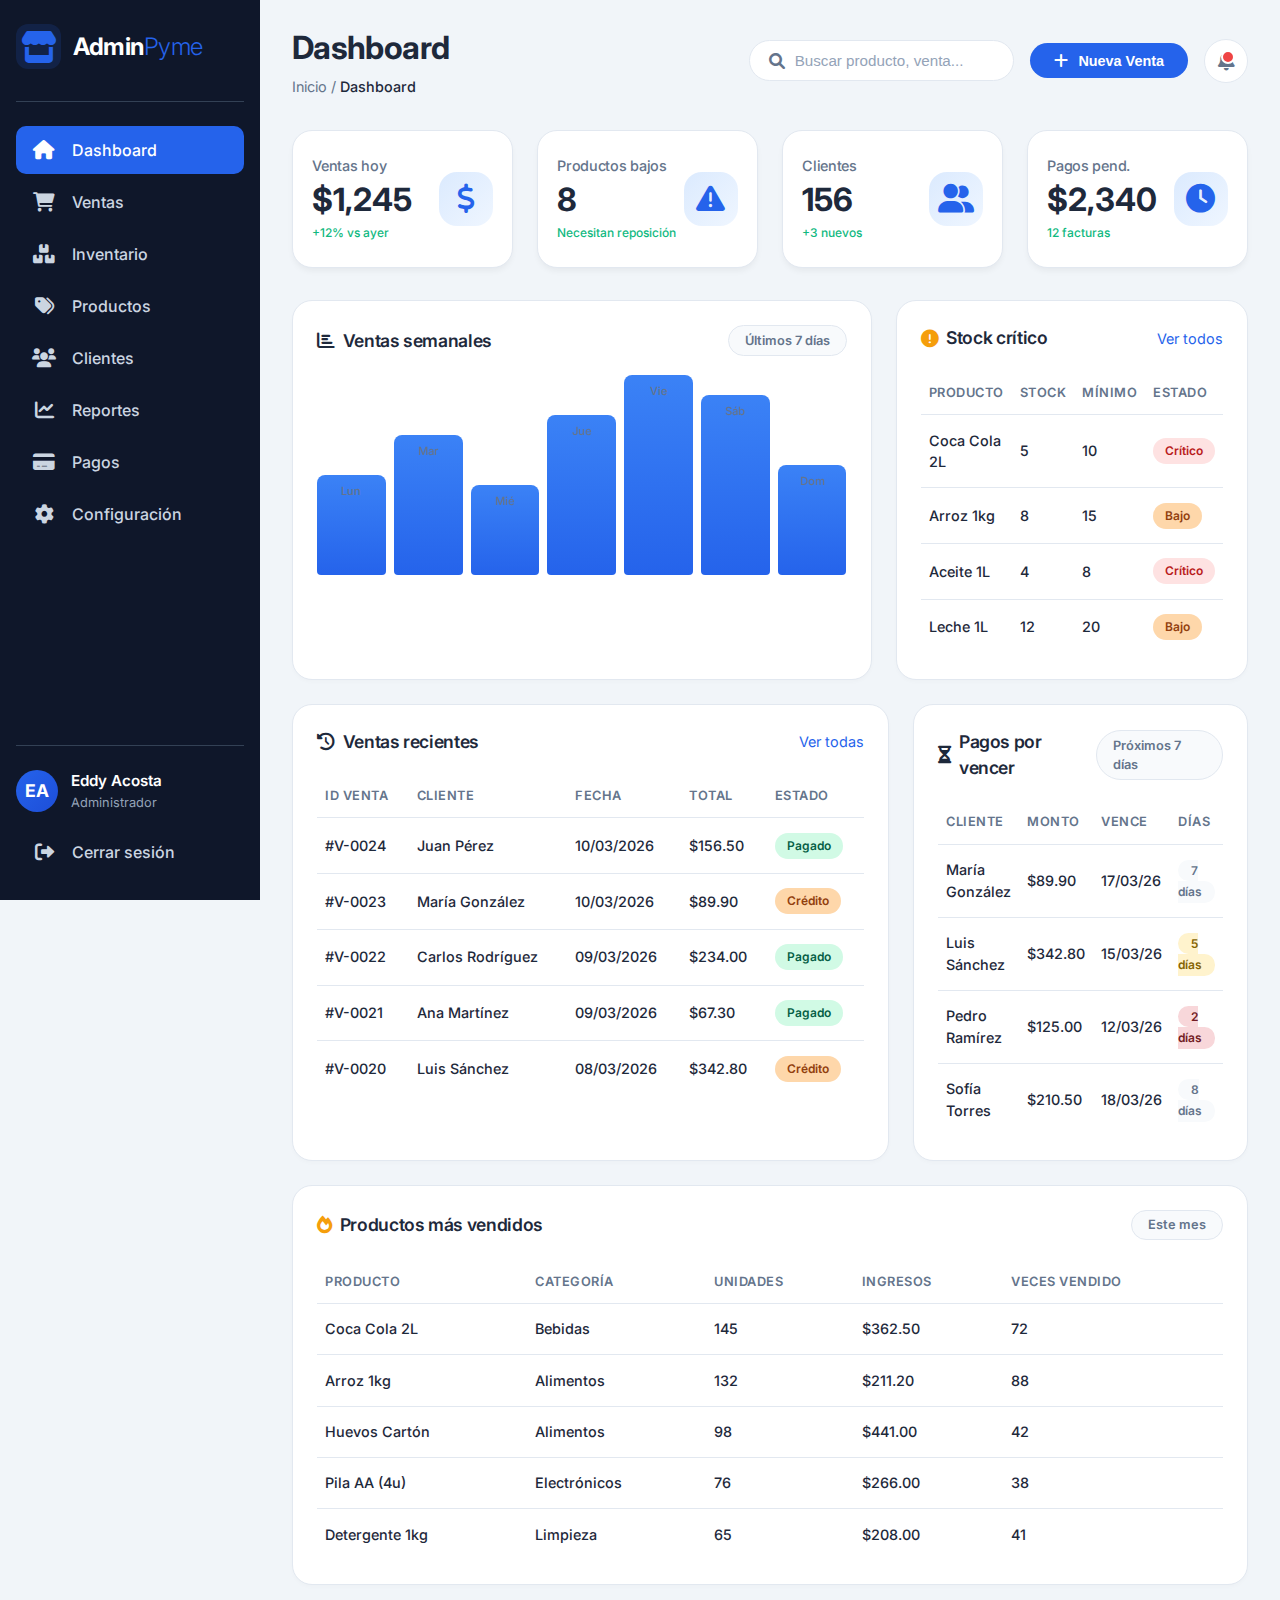
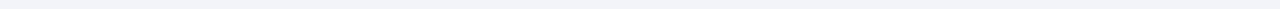
<file: index.html>
<!DOCTYPE html>
<html lang="es">
<head>
    <meta charset="UTF-8">
    <meta name="viewport" content="width=device-width, initial-scale=1.0, maximum-scale=1.5, user-scalable=yes">
    <title>AdminPyme · Sistema de Gestión</title>
    
    <!-- Fuentes e iconos -->
    <link href="https://fonts.googleapis.com/css2?family=Inter:wght@300;400;500;600;700&display=swap" rel="stylesheet">
    <link rel="stylesheet" href="https://cdnjs.cloudflare.com/ajax/libs/font-awesome/6.0.0-beta3/css/all.min.css">
    
    <!-- Archivos CSS separados -->
    <link rel="stylesheet" href="css/base.css">
    <link rel="stylesheet" href="css/layout.css">
    <link rel="stylesheet" href="css/components.css">
    <link rel="stylesheet" href="css/responsive.css">
</head>
<body>
    <div class="app-wrapper">
        <!-- ========== SIDEBAR ========== -->
        <aside class="sidebar">
            <div class="sidebar-header">
                <div class="logo-icon">
                    <i class="fas fa-store"></i>
                </div>
                <h2>Admin<span>Pyme</span></h2>
            </div>
            
            <nav class="nav-menu">
                <a href="#" class="nav-item active">
                    <i class="fas fa-home"></i>
                    <span>Dashboard</span>
                </a>
                <a href="#" class="nav-item">
                    <i class="fas fa-shopping-cart"></i>
                    <span>Ventas</span>
                </a>
                <a href="#" class="nav-item">
                    <i class="fas fa-boxes"></i>
                    <span>Inventario</span>
                </a>
                <a href="#" class="nav-item">
                    <i class="fas fa-tags"></i>
                    <span>Productos</span>
                </a>
                <a href="#" class="nav-item">
                    <i class="fas fa-users"></i>
                    <span>Clientes</span>
                </a>
                <a href="#" class="nav-item">
                    <i class="fas fa-chart-line"></i>
                    <span>Reportes</span>
                </a>
                <a href="#" class="nav-item">
                    <i class="fas fa-credit-card"></i>
                    <span>Pagos</span>
                </a>
                <a href="#" class="nav-item">
                    <i class="fas fa-cog"></i>
                    <span>Configuración</span>
                </a>
            </nav>
            
            <div class="sidebar-footer">
                <div class="user-info">
                    <div class="user-avatar">EA</div>
                    <div class="user-details">
                        <div class="name">Eddy Acosta</div>
                        <div class="role">Administrador</div>
                    </div>
                </div>
                <a href="#" class="nav-item">
                    <i class="fas fa-sign-out-alt"></i>
                    <span>Cerrar sesión</span>
                </a>
            </div>
        </aside>
        
        <!-- ========== CONTENIDO PRINCIPAL ========== -->
        <main class="main-content">
            <!-- Barra superior -->
            <div class="top-bar">
                <div class="page-title">
                    <h1>Dashboard</h1>
                    <div class="breadcrumb">
                        <span>Inicio</span> / <span>Dashboard</span>
                    </div>
                </div>
                
                <div class="top-actions">
                    <div class="search-box">
                        <i class="fas fa-search"></i>
                        <input type="text" placeholder="Buscar producto, venta...">
                    </div>
                    <button class="btn btn-primary">
                        <i class="fas fa-plus"></i> Nueva Venta
                    </button>
                    <div class="notification-badge">
                        <i class="fas fa-bell"></i>
                    </div>
                </div>
            </div>
            
            <!-- Tarjetas KPI -->
            <div class="kpi-grid">
                <div class="kpi-card">
                    <div class="kpi-info">
                        <h3>Ventas hoy</h3>
                        <div class="value">$1,245</div>
                        <small>+12% vs ayer</small>
                    </div>
                    <div class="kpi-icon">
                        <i class="fas fa-dollar-sign"></i>
                    </div>
                </div>
                
                <div class="kpi-card">
                    <div class="kpi-info">
                        <h3>Productos bajos</h3>
                        <div class="value">8</div>
                        <small>Necesitan reposición</small>
                    </div>
                    <div class="kpi-icon">
                        <i class="fas fa-exclamation-triangle"></i>
                    </div>
                </div>
                
                <div class="kpi-card">
                    <div class="kpi-info">
                        <h3>Clientes</h3>
                        <div class="value">156</div>
                        <small>+3 nuevos</small>
                    </div>
                    <div class="kpi-icon">
                        <i class="fas fa-user-friends"></i>
                    </div>
                </div>
                
                <div class="kpi-card">
                    <div class="kpi-info">
                        <h3>Pagos pend.</h3>
                        <div class="value">$2,340</div>
                        <small>12 facturas</small>
                    </div>
                    <div class="kpi-icon">
                        <i class="fas fa-clock"></i>
                    </div>
                </div>
            </div>
            
            <!-- Fila principal: gráfico y productos bajos -->
            <div class="dashboard-row">
                <!-- Gráfico de ventas semanales -->
                <div class="chart-card">
                    <div class="card-header">
                        <h3><i class="fas fa-chart-bar" style="margin-right: 8px;"></i> Ventas semanales</h3>
                        <span class="badge">Últimos 7 días</span>
                    </div>
                    <div class="mock-chart">
                        <div class="bar" style="height: 100px;">
                            <div class="bar-label">Lun</div>
                        </div>
                        <div class="bar" style="height: 140px;">
                            <div class="bar-label">Mar</div>
                        </div>
                        <div class="bar" style="height: 90px;">
                            <div class="bar-label">Mié</div>
                        </div>
                        <div class="bar" style="height: 160px;">
                            <div class="bar-label">Jue</div>
                        </div>
                        <div class="bar" style="height: 200px;">
                            <div class="bar-label">Vie</div>
                        </div>
                        <div class="bar" style="height: 180px;">
                            <div class="bar-label">Sáb</div>
                        </div>
                        <div class="bar" style="height: 110px;">
                            <div class="bar-label">Dom</div>
                        </div>
                    </div>
                </div>
                
                <!-- Productos con bajo stock -->
                <div class="table-card">
                    <div class="card-header">
                        <h3><i class="fas fa-exclamation-circle" style="margin-right: 8px; color: var(--warning);"></i> Stock crítico</h3>
                        <a href="#" style="color: var(--primary); font-size: 0.9rem;">Ver todos</a>
                    </div>
                    <div class="table-responsive">
                        <table>
                            <thead>
                                <tr>
                                    <th>Producto</th>
                                    <th>Stock</th>
                                    <th>Mínimo</th>
                                    <th>Estado</th>
                                </tr>
                            </thead>
                            <tbody>
                                <tr>
                                    <td>Coca Cola 2L</td>
                                    <td>5</td>
                                    <td>10</td>
                                    <td><span class="status-badge danger">Crítico</span></td>
                                </tr>
                                <tr>
                                    <td>Arroz 1kg</td>
                                    <td>8</td>
                                    <td>15</td>
                                    <td><span class="status-badge warning">Bajo</span></td>
                                </tr>
                                <tr>
                                    <td>Aceite 1L</td>
                                    <td>4</td>
                                    <td>8</td>
                                    <td><span class="status-badge danger">Crítico</span></td>
                                </tr>
                                <tr>
                                    <td>Leche 1L</td>
                                    <td>12</td>
                                    <td>20</td>
                                    <td><span class="status-badge warning">Bajo</span></td>
                                </tr>
                            </tbody>
                        </table>
                    </div>
                </div>
            </div>
            
            <!-- Segunda fila: Ventas recientes y pagos pendientes -->
            <div class="dashboard-row">
                <!-- Ventas recientes -->
                <div class="table-card">
                    <div class="card-header">
                        <h3><i class="fas fa-history" style="margin-right: 8px;"></i> Ventas recientes</h3>
                        <a href="#" style="color: var(--primary); font-size: 0.9rem;">Ver todas</a>
                    </div>
                    <div class="table-responsive">
                        <table>
                            <thead>
                                <tr>
                                    <th>ID Venta</th>
                                    <th>Cliente</th>
                                    <th>Fecha</th>
                                    <th>Total</th>
                                    <th>Estado</th>
                                </tr>
                            </thead>
                            <tbody>
                                <tr>
                                    <td>#V-0024</td>
                                    <td>Juan Pérez</td>
                                    <td>10/03/2026</td>
                                    <td>$156.50</td>
                                    <td><span class="status-badge success">Pagado</span></td>
                                </tr>
                                <tr>
                                    <td>#V-0023</td>
                                    <td>María González</td>
                                    <td>10/03/2026</td>
                                    <td>$89.90</td>
                                    <td><span class="status-badge warning">Crédito</span></td>
                                </tr>
                                <tr>
                                    <td>#V-0022</td>
                                    <td>Carlos Rodríguez</td>
                                    <td>09/03/2026</td>
                                    <td>$234.00</td>
                                    <td><span class="status-badge success">Pagado</span></td>
                                </tr>
                                <tr>
                                    <td>#V-0021</td>
                                    <td>Ana Martínez</td>
                                    <td>09/03/2026</td>
                                    <td>$67.30</td>
                                    <td><span class="status-badge success">Pagado</span></td>
                                </tr>
                                <tr>
                                    <td>#V-0020</td>
                                    <td>Luis Sánchez</td>
                                    <td>08/03/2026</td>
                                    <td>$342.80</td>
                                    <td><span class="status-badge warning">Crédito</span></td>
                                </tr>
                            </tbody>
                        </table>
                    </div>
                </div>
                
                <!-- Pagos pendientes -->
                <div class="table-card">
                    <div class="card-header">
                        <h3><i class="fas fa-hourglass-half" style="margin-right: 8px;"></i> Pagos por vencer</h3>
                        <span class="badge">Próximos 7 días</span>
                    </div>
                    <div class="table-responsive">
                        <table>
                            <thead>
                                <tr>
                                    <th>Cliente</th>
                                    <th>Monto</th>
                                    <th>Vence</th>
                                    <th>Días</th>
                                </tr>
                            </thead>
                            <tbody>
                                <tr>
                                    <td>María González</td>
                                    <td>$89.90</td>
                                    <td>17/03/26</td>
                                    <td><span class="days-badge">7 días</span></td>
                                </tr>
                                <tr>
                                    <td>Luis Sánchez</td>
                                    <td>$342.80</td>
                                    <td>15/03/26</td>
                                    <td><span class="days-badge warning">5 días</span></td>
                                </tr>
                                <tr>
                                    <td>Pedro Ramírez</td>
                                    <td>$125.00</td>
                                    <td>12/03/26</td>
                                    <td><span class="days-badge danger">2 días</span></td>
                                </tr>
                                <tr>
                                    <td>Sofía Torres</td>
                                    <td>$210.50</td>
                                    <td>18/03/26</td>
                                    <td><span class="days-badge">8 días</span></td>
                                </tr>
                            </tbody>
                        </table>
                    </div>
                </div>
            </div>
            
            <!-- Productos más vendidos -->
            <div class="table-card" style="margin-top: 0;">
                <div class="card-header">
                    <h3><i class="fas fa-fire" style="margin-right: 8px; color: var(--warning);"></i> Productos más vendidos</h3>
                    <div class="badge">Este mes</div>
                </div>
                <div class="table-responsive">
                    <table>
                        <thead>
                            <tr>
                                <th>Producto</th>
                                <th>Categoría</th>
                                <th>Unidades</th>
                                <th>Ingresos</th>
                                <th>Veces vendido</th>
                            </tr>
                        </thead>
                        <tbody>
                            <tr>
                                <td>Coca Cola 2L</td>
                                <td>Bebidas</td>
                                <td>145</td>
                                <td>$362.50</td>
                                <td>72</td>
                            </tr>
                            <tr>
                                <td>Arroz 1kg</td>
                                <td>Alimentos</td>
                                <td>132</td>
                                <td>$211.20</td>
                                <td>88</td>
                            </tr>
                            <tr>
                                <td>Huevos Cartón</td>
                                <td>Alimentos</td>
                                <td>98</td>
                                <td>$441.00</td>
                                <td>42</td>
                            </tr>
                            <tr>
                                <td>Pila AA (4u)</td>
                                <td>Electrónicos</td>
                                <td>76</td>
                                <td>$266.00</td>
                                <td>38</td>
                            </tr>
                            <tr>
                                <td>Detergente 1kg</td>
                                <td>Limpieza</td>
                                <td>65</td>
                                <td>$208.00</td>
                                <td>41</td>
                            </tr>
                        </tbody>
                    </table>
                </div>
            </div>
        </main>
    </div>
</body>
</html>
</file>
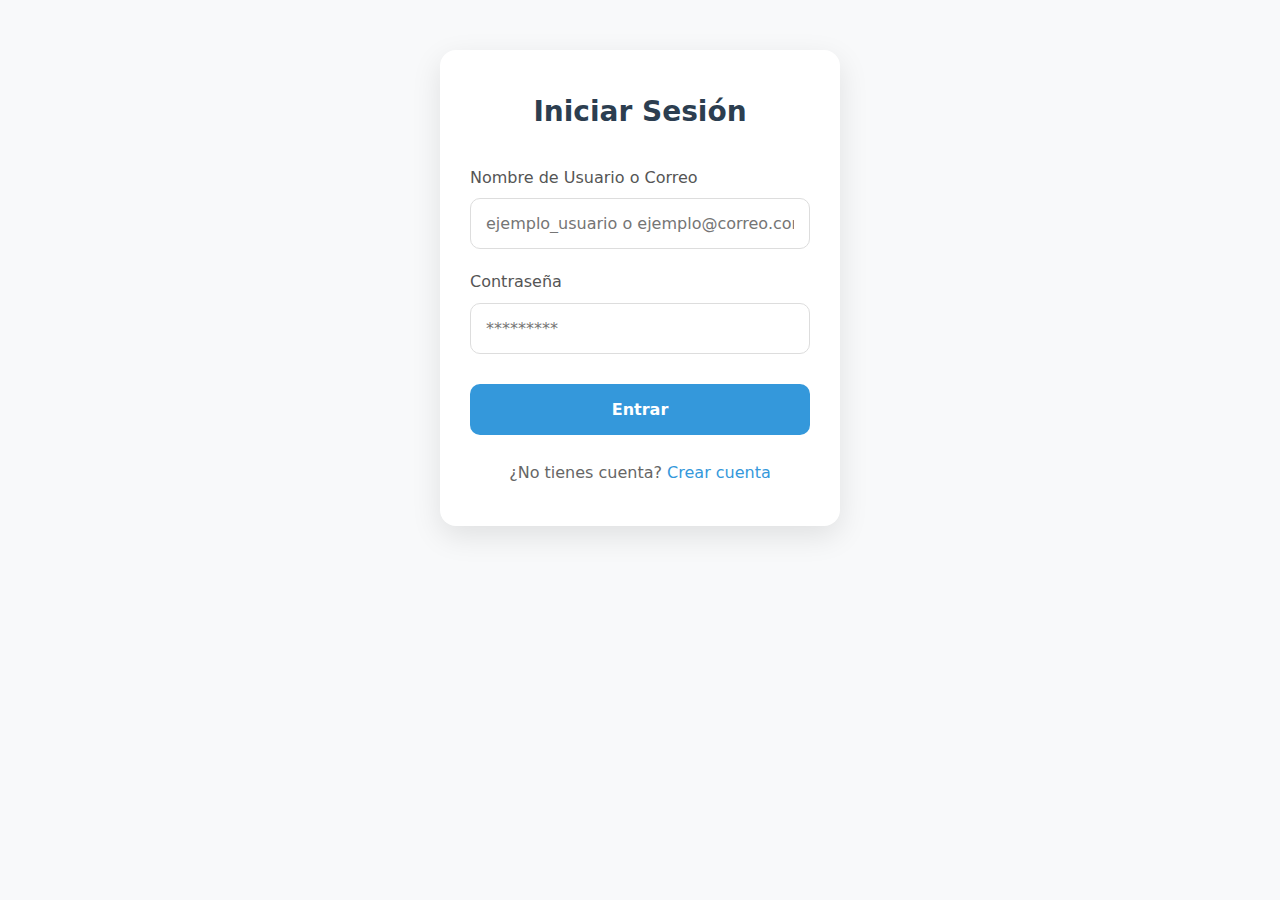
<file: proyecto/index.html>
<!DOCTYPE html>
<html lang="es">
<head>
    <meta charset="UTF-8">
    <meta name="viewport" content="width=device-width, initial-scale=1.0">
    <title>Control Ventas y Gastos</title>
    <link rel="stylesheet" href="https://cdnjs.cloudflare.com/ajax/libs/font-awesome/6.4.0/css/all.min.css">
    <link rel="stylesheet" href="css/styles.css">
</head>
<body>
    <!-- Modal para mensajes -->
    <div id="messageModal" class="modal">
        <div class="modal-content">
            <div class="modal-title" id="modalTitle"></div>
            <div class="modal-message" id="modalMessage"></div>
            <button class="modal-btn" id="modalBtn">Aceptar</button>
        </div>
    </div>

    <!-- Página de inicio de sesión -->
    <div id="loginPage" class="login-container">
        <h1 class="login-title">Iniciar Sesión</h1>
        <div class="login-form">
            <div class="form-group">
                <label class="form-label">Nombre de Usuario o Correo</label>
                <input type="text" class="form-input" placeholder="ejemplo_usuario o ejemplo@correo.com" id="loginUsername">
            </div>
            <div class="form-group">
                <label class="form-label">Contraseña</label>
                <input type="password" class="form-input" placeholder="*********" id="loginPassword">
            </div>
            <button class="login-btn" id="loginButton">Entrar</button>
        </div>
        <div class="register-link">
            ¿No tienes cuenta? <a href="#" id="registerLink">Crear cuenta</a>
        </div>
    </div>
    
    <!-- Página de registro de usuario -->
    <div id="registerPage" class="register-container hidden">
        <h1 class="login-title">Crear Cuenta</h1>
        <div class="login-form">
            <div class="form-group">
                <label class="form-label">Nombre Completo</label>
                <input type="text" class="form-input" placeholder="Nombre Apellido" id="regName">
            </div>
            <div class="form-group">
                <label class="form-label">Apellido</label>
                <input type="text" class="form-input" placeholder="Apellido" id="regLastName">
            </div>
            <div class="form-group">
                <label class="form-label">Nombre de Usuario</label>
                <input type="text" class="form-input" placeholder="usuario_123" id="regUsername">
            </div>
            <div class="form-group">
                <label class="form-label">Correo Electrónico</label>
                <input type="email" class="form-input" placeholder="ejemplo@correo.com" id="regEmail">
            </div>
            <div class="form-group">
                <label class="form-label">Contraseña</label>
                <input type="password" class="form-input" placeholder="*********" id="regPassword">
            </div>
            <div class="form-group">
                <label class="form-label">Fecha de Nacimiento</label>
                <input type="date" class="date-input" id="regBirthDate">
            </div>
            <div class="form-group">
                <label class="form-label">Rol</label>
                <div class="role-selector">
                    <div class="role-option active" data-role="Empleado">
                        <i class="fas fa-user-tie"></i> Empleado
                    </div>
                    <div class="role-option" data-role="Administrador">
                        <i class="fas fa-user-shield"></i> Administrador
                    </div>
                </div>
            </div>
            <div class="form-buttons">
                <button class="cancel-btn" id="cancelRegBtn">Cancelar</button>
                <button class="save-btn" id="saveRegBtn">Crear Cuenta</button>
            </div>
        </div>
    </div>
    
    <!-- Aplicación principal (oculta inicialmente) -->
    <div id="appContainer" class="container hidden">
        <header>
            <div class="logo">VentaControl</div>
            <div class="user-menu">
                <div class="user-icon" id="userIcon">U</div>
            </div>
        </header>
        
        <!-- Navegación por pestañas -->
        <div class="nav-tabs">
            <div class="nav-tab active" data-tab="home">
                <i class="fas fa-home"></i> Inicio
            </div>
            <div class="nav-tab" data-tab="transaction">
                <i class="fas fa-plus-circle"></i> Registrar
            </div>
            <div class="nav-tab" data-tab="summary">
                <i class="fas fa-chart-bar"></i> Resumen
            </div>
            <div class="nav-tab" data-tab="adjustments">
                <i class="fas fa-cog"></i> Ajustes
            </div>
        </div>
        
        <!-- Página de Inicio -->
        <div id="homePage" class="page">
            <div class="date-section">
                <div class="current-date" id="currentDate">Cargando fecha...</div>
            </div>
            
            <div class="daily-summary">
                <div class="summary-label">Ganancia Hoy</div>
                <div class="summary-amount" id="dailyProfit">$0</div>
                <div class="summary-details">
                    <div>Ventas: <span id="dailySales">$0</span></div>
                    <div>Gastos: <span id="dailyExpenses">$0</span></div>
                </div>
            </div>
            
            <div class="action-buttons">
                <button class="action-btn sale-btn" id="newSaleBtn">
                    <i class="fas fa-cash-register"></i> Registrar Venta
                </button>
                <button class="action-btn expense-btn" id="newExpenseBtn">
                    <i class="fas fa-receipt"></i> Registrar Gasto
                </button>
            </div>
            
            <div class="recent-section">
                <div class="section-title">
                    Últimos Movimientos
                    <button style="font-size: 14px; background: none; border: none; color: #3498db; cursor: pointer;" id="viewAllBtn">Ver todos</button>
                </div>
                <ul class="transactions-list" id="recentTransactions">
                    <!-- Las transacciones se cargarán aquí con JavaScript -->
                </ul>
            </div>
        </div>
        
        <!-- Página de Registro (Venta o Gasto) -->
        <div id="transactionPage" class="page hidden">
            <div class="form-container">
                <div class="form-title" id="formTitle">Registrar Venta</div>
                
                <div class="date-section">
                    <div class="current-date" id="transactionDate">Cargando fecha...</div>
                </div>
                
                <div class="form-group">
                    <label class="form-label">Monto</label>
                    <input type="number" class="form-input" id="amountInput" placeholder="$ 7.000" min="0" step="100">
                </div>
                
                <div class="form-group">
                    <label class="form-label">Método de Pago</label>
                    <div class="payment-methods">
                        <div class="payment-method active" data-method="Efectivo">
                            <i class="fas fa-money-bill-wave"></i>
                            <div>Efectivo</div>
                        </div>
                        <div class="payment-method" data-method="Transferencia">
                            <i class="fas fa-university"></i>
                            <div>Transferencia</div>
                        </div>
                        <div class="payment-method" data-method="Tarjeta">
                            <i class="fas fa-credit-card"></i>
                            <div>Tarjeta</div>
                        </div>
                    </div>
                </div>
                
                <div class="form-group">
                    <label class="form-label">Descripción</label>
                    <input type="text" class="form-input" id="descriptionInput" placeholder="Ej: Venta de comida rápida">
                </div>
                
                <div class="form-buttons">
                    <button class="cancel-btn" id="cancelTransactionBtn">Cancelar</button>
                    <button class="save-btn" id="saveTransactionBtn">Guardar</button>
                </div>
            </div>
        </div>
        
        <!-- Página de Resumen Semanal -->
        <div id="summaryPage" class="page hidden">
            <div class="date-section">
                <div class="current-date" id="weekRange">Cargando semana...</div>
            </div>
            
            <div class="week-summary">
                <div class="summary-label">Ganancia Semana</div>
                <div class="summary-amount" id="weeklyProfit">$0</div>
                <div class="summary-details">
                    <div>Ventas: <span id="weeklySales">$0</span></div>
                    <div>Gastos: <span id="weeklyExpenses">$0</span></div>
                </div>
            </div>
            
            <div class="recent-section">
                <div class="section-title">Detalle por Día</div>
                <div class="week-days" id="weekDays">
                    <!-- Los días se cargarán dinámicamente -->
                </div>
            </div>
            
            <button class="export-btn" id="exportBtn">
                <i class="fas fa-file-export"></i> Exportar Reporte
            </button>
        </div>
        
        <!-- Página de Ajustes -->
        <div id="adjustmentsPage" class="page hidden">
            <div class="recent-section">
                <div class="section-title">Mi Perfil</div>
                <div id="userProfileInfo" style="padding: 15px; background: #f8f9fa; border-radius: 10px; margin-bottom: 20px;">
                    <!-- Información del usuario se cargará aquí -->
                </div>
            </div>
            
            <div class="recent-section">
                <div class="section-title">Configuración</div>
                <ul class="transactions-list">
                    <li class="transaction-item" style="cursor: pointer;" id="editProfileBtn">
                        <div class="transaction-info">
                            <div class="transaction-icon" style="background-color: #9b59b6;">
                                <i class="fas fa-user-edit"></i>
                            </div>
                            <div>
                                <div class="transaction-name">Editar Perfil</div>
                                <div class="transaction-date">Modificar información personal</div>
                            </div>
                        </div>
                        <div><i class="fas fa-chevron-right" style="color: #ccc;"></i></div>
                    </li>
                    <li class="transaction-item" style="cursor: pointer;" id="manageUsersBtn">
                        <div class="transaction-info">
                            <div class="transaction-icon" style="background-color: #3498db;">
                                <i class="fas fa-users"></i>
                            </div>
                            <div>
                                <div class="transaction-name">Gestionar Usuarios</div>
                                <div class="transaction-date">Administrar cuentas de usuarios</div>
                            </div>
                        </div>
                        <div><i class="fas fa-chevron-right" style="color: #ccc;"></i></div>
                    </li>
                    <li class="transaction-item" style="cursor: pointer;">
                        <div class="transaction-info">
                            <div class="transaction-icon" style="background-color: #2ecc71;">
                                <i class="fas fa-chart-line"></i>
                            </div>
                            <div>
                                <div class="transaction-name">Reportes Avanzados</div>
                                <div class="transaction-date">Estadísticas detalladas</div>
                            </div>
                        </div>
                        <div><i class="fas fa-chevron-right" style="color: #ccc;"></i></div>
                    </li>
                    <li class="transaction-item" style="cursor: pointer;" id="logoutBtn">
                        <div class="transaction-info">
                            <div class="transaction-icon" style="background-color: #e74c3c;">
                                <i class="fas fa-sign-out-alt"></i>
                            </div>
                            <div>
                                <div class="transaction-name">Cerrar Sesión</div>
                                <div class="transaction-date">Salir de la aplicación</div>
                            </div>
                        </div>
                        <div><i class="fas fa-chevron-right" style="color: #ccc;"></i></div>
                    </li>
                </ul>
            </div>
        </div>
        
        <!-- Página de gestión de usuarios (solo para administradores) -->
        <div id="usersPage" class="page hidden">
            <div class="recent-section">
                <div class="section-title">
                    Gestión de Usuarios
                    <button style="font-size: 14px; background: #2ecc71; color: white; border: none; padding: 8px 15px; border-radius: 8px; cursor: pointer;" id="addUserBtn">
                        <i class="fas fa-user-plus"></i> Nuevo Usuario
                    </button>
                </div>
                <div id="usersList">
                    <!-- Lista de usuarios se cargará aquí -->
                </div>
            </div>
        </div>
    </div>

    <!-- Scripts JavaScript -->
    <script src="js/storage.js"></script>
    <script src="js/auth.js"></script>
    <script src="js/transactions.js"></script>
    <script src="js/ui.js"></script>
    <script src="js/app.js"></script>
</body>
</html>
</file>
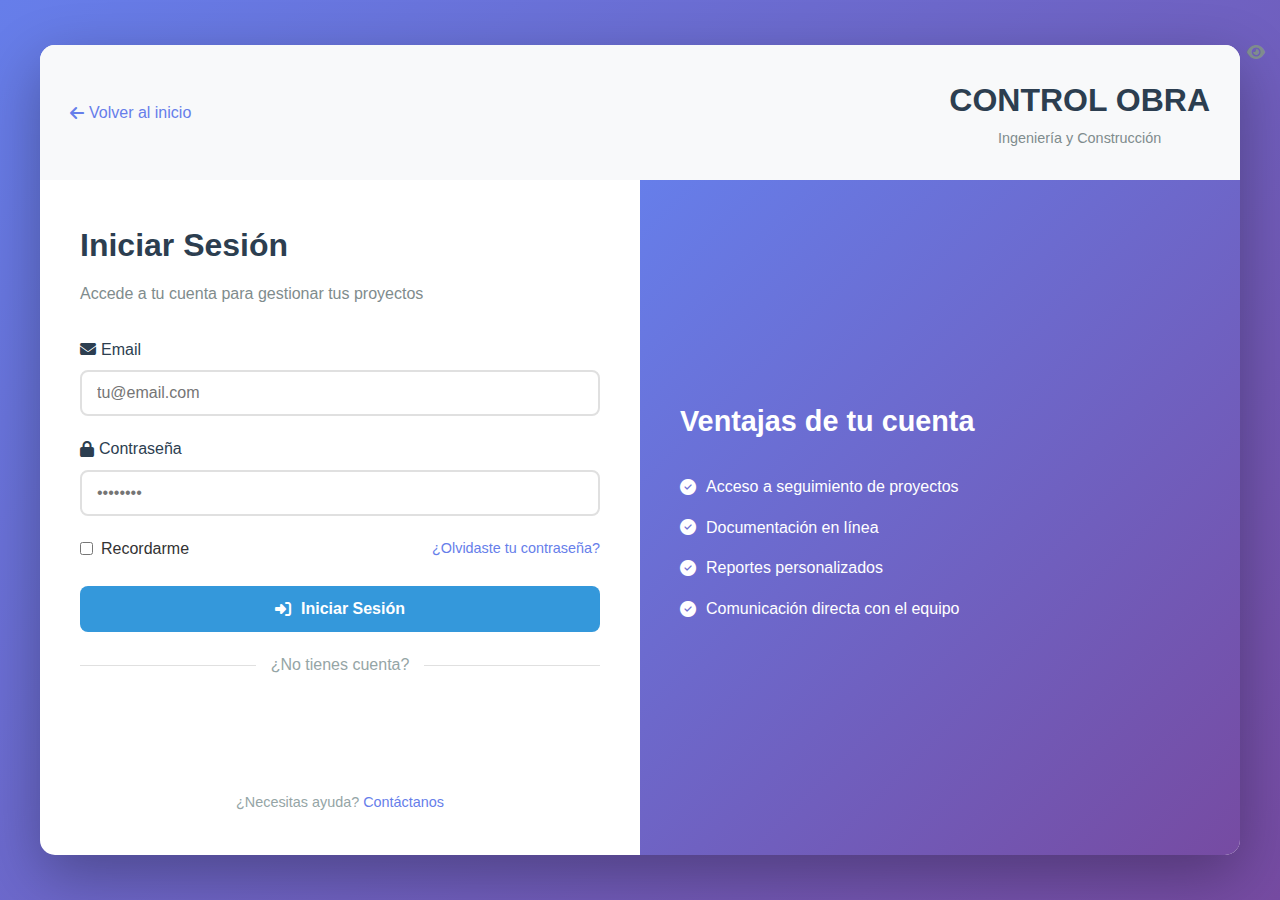
<file: My project/dashboard.html>
<!DOCTYPE html>
<html lang="es">
<head>
    <meta charset="UTF-8">
    <meta name="viewport" content="width=device-width, initial-scale=1.0">
    <title>Dashboard - Control Obra</title>
    <link rel="stylesheet" href="css/styles.css">
    <link rel="stylesheet" href="https://cdnjs.cloudflare.com/ajax/libs/font-awesome/6.4.0/css/all.min.css">
</head>
<body class="dashboard-page">
    <!-- Sidebar -->
    <div class="dashboard-sidebar">
        <div class="sidebar-header">
            <div class="user-profile">
                <div class="avatar">
                    <i class="fas fa-user-hard-hat"></i>
                </div>
                <h3 id="userName">Usuario</h3>
                <p id="userEmail">usuario@email.com</p>
                <p class="user-role" id="userRole">Cliente</p>
            </div>
        </div>
        
        <nav class="sidebar-menu">
            <a href="#" class="active">
                <i class="fas fa-home"></i> Inicio
            </a>
            <a href="#">
                <i class="fas fa-project-diagram"></i> Mis Proyectos
            </a>
            <a href="#">
                <i class="fas fa-file-contract"></i> Documentos
            </a>
            <a href="#">
                <i class="fas fa-chart-line"></i> Reportes
            </a>
            <a href="#">
                <i class="fas fa-calendar-alt"></i> Calendario
            </a>
            <a href="#">
                <i class="fas fa-cog"></i> Configuración
            </a>
            <a href="#">
                <i class="fas fa-question-circle"></i> Ayuda
            </a>
        </nav>
        
        <div class="sidebar-footer">
            <a href="index.html" class="btn-home">
                <i class="fas fa-globe"></i> Sitio Web
            </a>
            <a href="#" class="btn-logout" onclick="logout()">
                <i class="fas fa-sign-out-alt"></i> Cerrar Sesión
            </a>
        </div>
    </div>

    <!-- Main Content -->
    <div class="dashboard-main">
        <header class="dashboard-header">
            <div class="header-left">
                <h1>Panel de Control</h1>
                <p id="currentDate">Fecha actual</p>
            </div>
            <div class="header-right">
                <div class="notifications">
                    <i class="fas fa-bell"></i>
                    <span class="notification-badge">3</span>
                </div>
                <div class="user-menu">
                    <button onclick="toggleUserMenu()">
                        <i class="fas fa-user-circle"></i>
                        <i class="fas fa-chevron-down"></i>
                    </button>
                    <div class="user-dropdown" id="userDropdown">
                        <a href="#"><i class="fas fa-user-edit"></i> Mi Perfil</a>
                        <a href="#"><i class="fas fa-cog"></i> Configuración</a>
                        <a href="#" onclick="logout()"><i class="fas fa-sign-out-alt"></i> Cerrar Sesión</a>
                    </div>
                </div>
            </div>
        </header>

        <main class="dashboard-content">
            <!-- Stats Cards -->
            <div class="stats-grid">
                <div class="stat-card">
                    <div class="stat-icon blue">
                        <i class="fas fa-project-diagram"></i>
                    </div>
                    <h3>Proyectos Activos</h3>
                    <p class="stat-number" id="activeProjects">3</p>
                </div>
                
                <div class="stat-card">
                    <div class="stat-icon green">
                        <i class="fas fa-check-circle"></i>
                    </div>
                    <h3>Tareas Completadas</h3>
                    <p class="stat-number" id="completedTasks">24</p>
                </div>
                
                <div class="stat-card">
                    <div class="stat-icon orange">
                        <i class="fas fa-clock"></i>
                    </div>
                    <h3>Próximos Vencimientos</h3>
                    <p class="stat-number" id="upcomingDeadlines">5</p>
                </div>
                
                <div class="stat-card">
                    <div class="stat-icon red">
                        <i class="fas fa-exclamation-triangle"></i>
                    </div>
                    <h3>Alertas Pendientes</h3>
                    <p class="stat-number" id="pendingAlerts">2</p>
                </div>
            </div>

            <!-- Projects Section -->
            <div class="projects-section">
                <div class="section-header">
                    <h2>Mis Proyectos</h2>
                    <a href="#" class="btn-primary">Nuevo Proyecto</a>
                </div>
                
                <div class="projects-list">
                    <div class="project-item">
                        <div class="project-info">
                            <h4>Edificio Residencial "Las Terrazas"</h4>
                            <p><i class="fas fa-map-marker-alt"></i> Las Condes, Santiago</p>
                            <div class="project-meta">
                                <span class="status in-progress">En Progreso</span>
                                <span><i class="fas fa-calendar"></i> 75% Completado</span>
                            </div>
                        </div>
                        <div class="project-actions">
                            <a href="#" class="btn-small"><i class="fas fa-eye"></i> Ver</a>
                            <a href="#" class="btn-small"><i class="fas fa-download"></i> Docs</a>
                        </div>
                    </div>
                    
                    <div class="project-item">
                        <div class="project-info">
                            <h4>Planta Industrial V Región</h4>
                            <p><i class="fas fa-map-marker-alt"></i> Valparaíso</p>
                            <div class="project-meta">
                                <span class="status pending">Pendiente</span>
                                <span><i class="fas fa-calendar"></i> Inicio: 15/06/2024</span>
                            </div>
                        </div>
                        <div class="project-actions">
                            <a href="#" class="btn-small"><i class="fas fa-eye"></i> Ver</a>
                            <a href="#" class="btn-small"><i class="fas fa-download"></i> Docs</a>
                        </div>
                    </div>
                    
                    <div class="project-item">
                        <div class="project-info">
                            <h4>Remodelación Centro Comercial</h4>
                            <p><i class="fas fa-map-marker-alt"></i> Providencia, Santiago</p>
                            <div class="project-meta">
                                <span class="status completed">Completado</span>
                                <span><i class="fas fa-calendar"></i> Finalizado: 30/04/2024</span>
                            </div>
                        </div>
                        <div class="project-actions">
                            <a href="#" class="btn-small"><i class="fas fa-eye"></i> Ver</a>
                            <a href="#" class="btn-small"><i class="fas fa-download"></i> Docs</a>
                        </div>
                    </div>
                </div>
            </div>

            <!-- Recent Activity -->
            <div class="activity-section">
                <h2>Actividad Reciente</h2>
                <div class="activity-list">
                    <div class="activity-item">
                        <div class="activity-icon">
                            <i class="fas fa-file-upload"></i>
                        </div>
                        <div class="activity-content">
                            <p><strong>Documento subido:</strong> Planos estructurales revisados</p>
                            <span class="activity-time">Hace 2 horas</span>
                        </div>
                    </div>
                    
                    <div class="activity-item">
                        <div class="activity-icon">
                            <i class="fas fa-comment"></i>
                        </div>
                        <div class="activity-content">
                            <p><strong>Nuevo comentario:</strong> Se requiere aprobación de cambios</p>
                            <span class="activity-time">Hace 1 día</span>
                        </div>
                    </div>
                    
                    <div class="activity-item">
                        <div class="activity-icon">
                            <i class="fas fa-check-circle"></i>
                        </div>
                        <div class="activity-content">
                            <p><strong>Tarea completada:</strong> Inspección de obra gruesa</p>
                            <span class="activity-time">Hace 2 días</span>
                        </div>
                    </div>
                </div>
            </div>
        </main>
    </div>

    <script src="js/auth.js"></script>
    <script>
        // Verificar autenticación
        document.addEventListener('DOMContentLoaded', function() {
            const user = JSON.parse(localStorage.getItem('currentUser'));
            
            if (!user) {
                window.location.href = 'login.html';
                return;
            }
            
            // Mostrar datos del usuario
            document.getElementById('userName').textContent = `${user.name} ${user.lastname}`;
            document.getElementById('userEmail').textContent = user.email;
            document.getElementById('userRole').textContent = user.userType || 'Cliente';
            
            // Actualizar fecha
            const now = new Date();
            const options = { 
                weekday: 'long', 
                year: 'numeric', 
                month: 'long', 
                day: 'numeric' 
            };
            document.getElementById('currentDate').textContent = 
                now.toLocaleDateString('es-ES', options);
        });

        function toggleUserMenu() {
            const dropdown = document.getElementById('userDropdown');
            dropdown.style.display = dropdown.style.display === 'block' ? 'none' : 'block';
        }

        function logout() {
            localStorage.removeItem('currentUser');
            window.location.href = 'index.html';
        }

        // Cerrar dropdown al hacer clic fuera
        window.onclick = function(event) {
            if (!event.target.matches('.user-menu button')) {
                const dropdowns = document.getElementsByClassName('user-dropdown');
                for (let i = 0; i < dropdowns.length; i++) {
                    const openDropdown = dropdowns[i];
                    if (openDropdown.style.display === 'block') {
                        openDropdown.style.display = 'none';
                    }
                }
            }
        };
    </script>
</body>
</html>
</file>
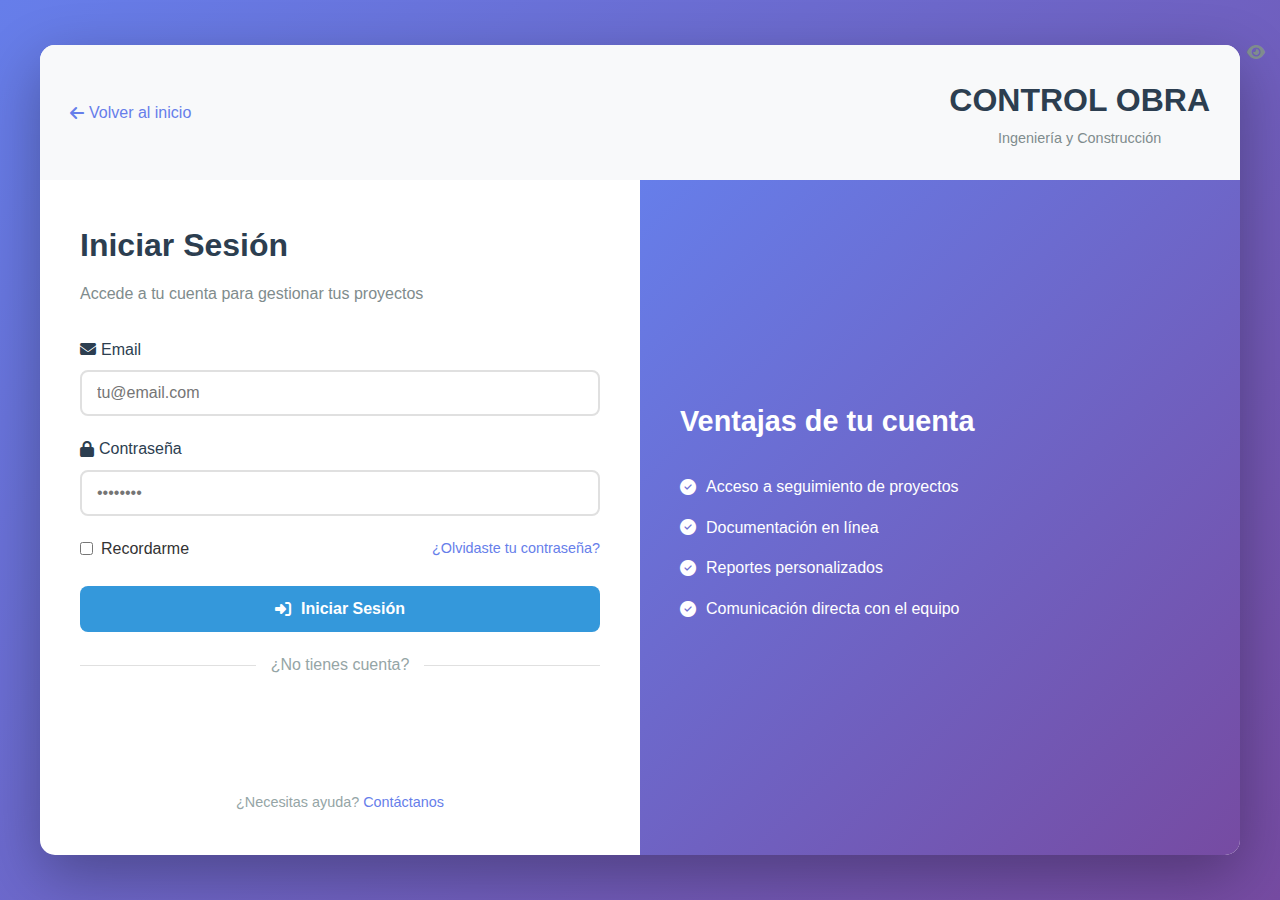
<file: My project/login.html>
<!DOCTYPE html>
<html lang="es">
<head>
    <meta charset="UTF-8">
    <meta name="viewport" content="width=device-width, initial-scale=1.0">
    <title>Iniciar Sesión - Control Obra</title>
    <link rel="stylesheet" href="css/styles.css">
    <link rel="stylesheet" href="https://cdnjs.cloudflare.com/ajax/libs/font-awesome/6.4.0/css/all.min.css">
</head>
<body class="auth-page">
    <div class="auth-container">
        <div class="auth-header">
            <a href="index.html" class="back-home">
                <i class="fas fa-arrow-left"></i> Volver al inicio
            </a>
            <div class="auth-logo">
                <h1>CONTROL OBRA</h1>
                <p>Ingeniería y Construcción</p>
            </div>
        </div>

        <div class="auth-box">
            <h2>Iniciar Sesión</h2>
            <p>Accede a tu cuenta para gestionar tus proyectos</p>
            
            <form id="loginForm">
                <div class="form-group">
                    <label for="email">
                        <i class="fas fa-envelope"></i> Email
                    </label>
                    <input type="email" id="email" placeholder="tu@email.com" required>
                </div>
                
                <div class="form-group">
                    <label for="password">
                        <i class="fas fa-lock"></i> Contraseña
                    </label>
                    <input type="password" id="password" placeholder="••••••••" required>
                    <span class="show-password" onclick="togglePassword('password')">
                        <i class="fas fa-eye"></i>
                    </span>
                </div>
                
                <div class="form-options">
                    <label class="checkbox">
                        <input type="checkbox" id="remember">
                        <span>Recordarme</span>
                    </label>
                    <a href="#" class="forgot-password">¿Olvidaste tu contraseña?</a>
                </div>
                
                <button type="submit" class="btn-primary btn-auth">
                    <i class="fas fa-sign-in-alt"></i> Iniciar Sesión
                </button>
                
                <div class="auth-divider">
                    <span>¿No tienes cuenta?</span>
                </div>
                
                <a href="register.html" class="btn-secondary btn-auth">
                    <i class="fas fa-user-plus"></i> Crear Cuenta
                </a>
            </form>
            
            <div class="auth-footer">
                <p>¿Necesitas ayuda? <a href="#contacto">Contáctanos</a></p>
            </div>
        </div>
        
        <div class="auth-info">
            <h3>Ventajas de tu cuenta</h3>
            <ul>
                <li><i class="fas fa-check-circle"></i> Acceso a seguimiento de proyectos</li>
                <li><i class="fas fa-check-circle"></i> Documentación en línea</li>
                <li><i class="fas fa-check-circle"></i> Reportes personalizados</li>
                <li><i class="fas fa-check-circle"></i> Comunicación directa con el equipo</li>
            </ul>
        </div>
    </div>

    <script src="js/auth.js"></script>
    <script>
        document.getElementById('loginForm').addEventListener('submit', function(e) {
            e.preventDefault();
            const email = document.getElementById('email').value;
            const password = document.getElementById('password').value;
            
            if (loginUser(email, password)) {
                window.location.href = 'dashboard.html';
            }
        });

        function togglePassword(inputId) {
            const input = document.getElementById(inputId);
            const icon = input.parentNode.querySelector('.show-password i');
            
            if (input.type === 'password') {
                input.type = 'text';
                icon.classList.remove('fa-eye');
                icon.classList.add('fa-eye-slash');
            } else {
                input.type = 'password';
                icon.classList.remove('fa-eye-slash');
                icon.classList.add('fa-eye');
            }
        }

        // Verificar si ya está logueado
        document.addEventListener('DOMContentLoaded', function() {
            const user = JSON.parse(localStorage.getItem('currentUser'));
            if (user) {
                window.location.href = 'dashboard.html';
            }
        });
    </script>
</body>
</html>
</file>
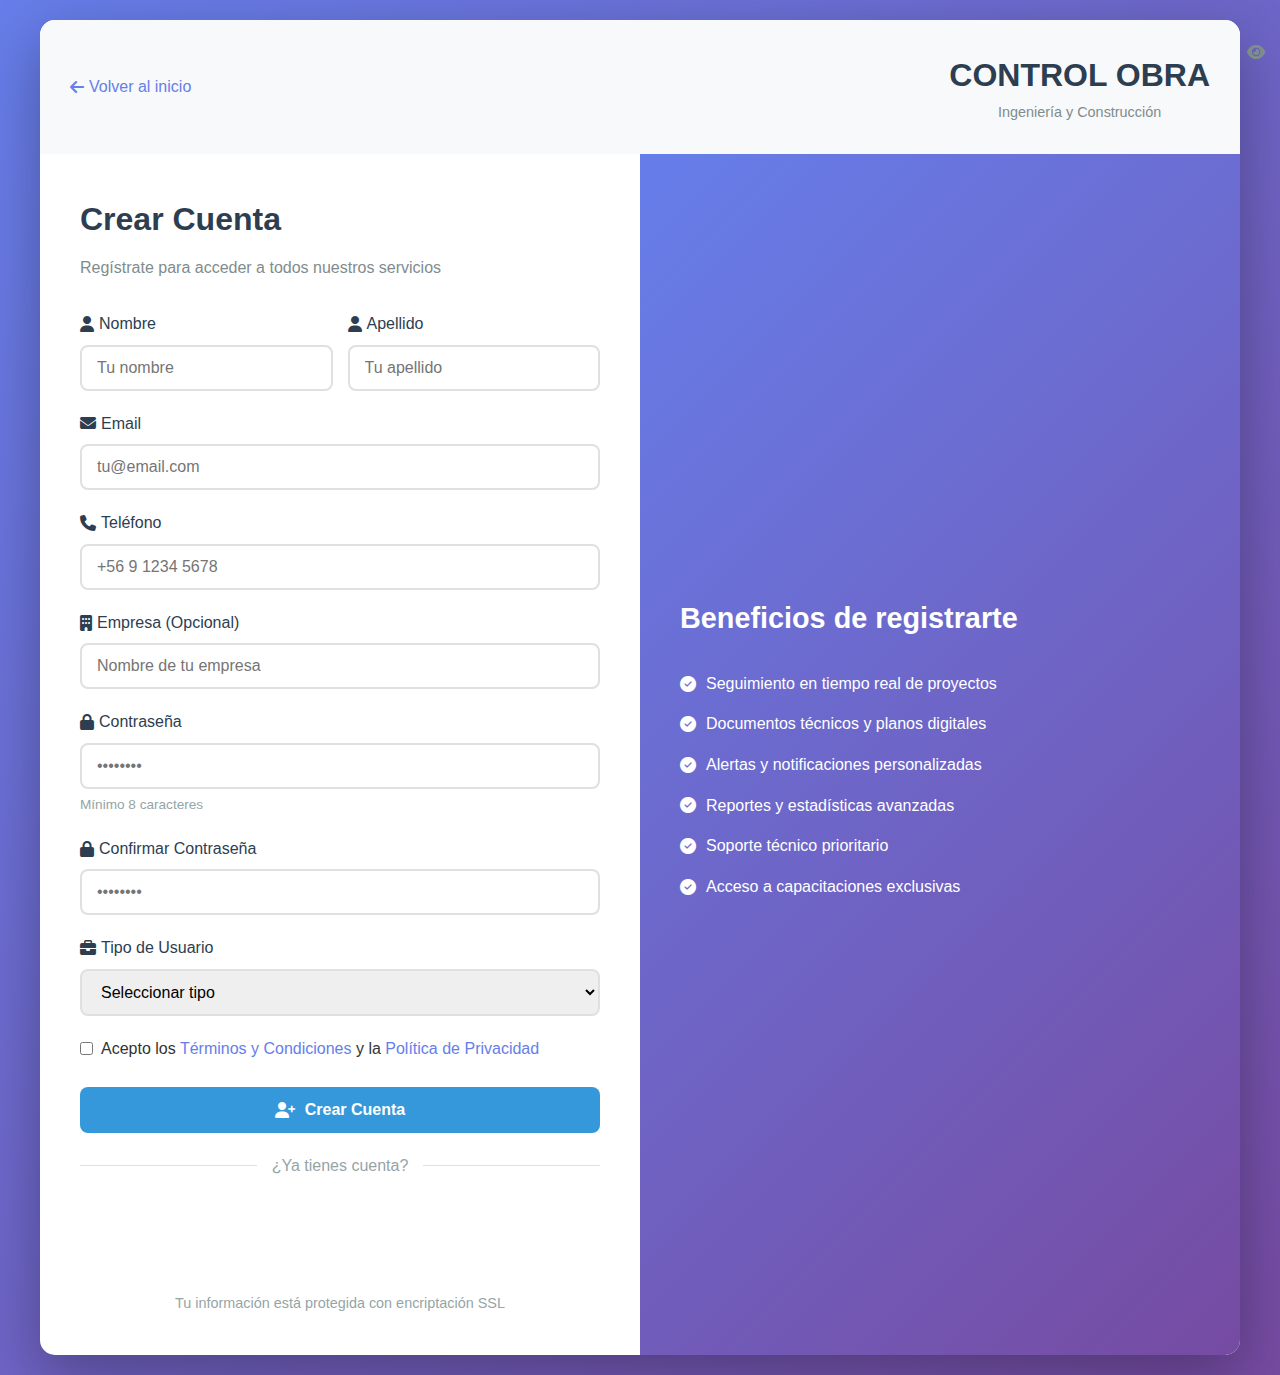
<file: My project/register.html>
<!DOCTYPE html>
<html lang="es">
<head>
    <meta charset="UTF-8">
    <meta name="viewport" content="width=device-width, initial-scale=1.0">
    <title>Registro - Control Obra</title>
    <link rel="stylesheet" href="css/styles.css">
    <link rel="stylesheet" href="https://cdnjs.cloudflare.com/ajax/libs/font-awesome/6.4.0/css/all.min.css">
</head>
<body class="auth-page">
    <div class="auth-container">
        <div class="auth-header">
            <a href="index.html" class="back-home">
                <i class="fas fa-arrow-left"></i> Volver al inicio
            </a>
            <div class="auth-logo">
                <h1>CONTROL OBRA</h1>
                <p>Ingeniería y Construcción</p>
            </div>
        </div>

        <div class="auth-box">
            <h2>Crear Cuenta</h2>
            <p>Regístrate para acceder a todos nuestros servicios</p>
            
            <form id="registerForm">
                <div class="form-row">
                    <div class="form-group">
                        <label for="name">
                            <i class="fas fa-user"></i> Nombre
                        </label>
                        <input type="text" id="name" placeholder="Tu nombre" required>
                    </div>
                    
                    <div class="form-group">
                        <label for="lastname">
                            <i class="fas fa-user"></i> Apellido
                        </label>
                        <input type="text" id="lastname" placeholder="Tu apellido" required>
                    </div>
                </div>
                
                <div class="form-group">
                    <label for="email">
                        <i class="fas fa-envelope"></i> Email
                    </label>
                    <input type="email" id="email" placeholder="tu@email.com" required>
                </div>
                
                <div class="form-group">
                    <label for="phone">
                        <i class="fas fa-phone"></i> Teléfono
                    </label>
                    <input type="tel" id="phone" placeholder="+56 9 1234 5678">
                </div>
                
                <div class="form-group">
                    <label for="company">
                        <i class="fas fa-building"></i> Empresa (Opcional)
                    </label>
                    <input type="text" id="company" placeholder="Nombre de tu empresa">
                </div>
                
                <div class="form-group">
                    <label for="password">
                        <i class="fas fa-lock"></i> Contraseña
                    </label>
                    <input type="password" id="password" placeholder="••••••••" required>
                    <span class="show-password" onclick="togglePassword('password')">
                        <i class="fas fa-eye"></i>
                    </span>
                    <small>Mínimo 8 caracteres</small>
                </div>
                
                <div class="form-group">
                    <label for="confirmPassword">
                        <i class="fas fa-lock"></i> Confirmar Contraseña
                    </label>
                    <input type="password" id="confirmPassword" placeholder="••••••••" required>
                    <span class="show-password" onclick="togglePassword('confirmPassword')">
                        <i class="fas fa-eye"></i>
                    </span>
                </div>
                
                <div class="form-group">
                    <label for="userType">
                        <i class="fas fa-briefcase"></i> Tipo de Usuario
                    </label>
                    <select id="userType" required>
                        <option value="">Seleccionar tipo</option>
                        <option value="cliente">Cliente</option>
                        <option value="constructor">Constructor</option>
                        <option value="arquitecto">Arquitecto</option>
                        <option value="ingeniero">Ingeniero</option>
                        <option value="otro">Otro</option>
                    </select>
                </div>
                
                <div class="form-options">
                    <label class="checkbox">
                        <input type="checkbox" id="terms" required>
                        <span>Acepto los <a href="#" class="terms-link">Términos y Condiciones</a> y la <a href="#" class="terms-link">Política de Privacidad</a></span>
                    </label>
                </div>
                
                <button type="submit" class="btn-primary btn-auth">
                    <i class="fas fa-user-plus"></i> Crear Cuenta
                </button>
                
                <div class="auth-divider">
                    <span>¿Ya tienes cuenta?</span>
                </div>
                
                <a href="login.html" class="btn-secondary btn-auth">
                    <i class="fas fa-sign-in-alt"></i> Iniciar Sesión
                </a>
            </form>
            
            <div class="auth-footer">
                <p>Tu información está protegida con encriptación SSL</p>
            </div>
        </div>
        
        <div class="auth-info">
            <h3>Beneficios de registrarte</h3>
            <ul>
                <li><i class="fas fa-check-circle"></i> Seguimiento en tiempo real de proyectos</li>
                <li><i class="fas fa-check-circle"></i> Documentos técnicos y planos digitales</li>
                <li><i class="fas fa-check-circle"></i> Alertas y notificaciones personalizadas</li>
                <li><i class="fas fa-check-circle"></i> Reportes y estadísticas avanzadas</li>
                <li><i class="fas fa-check-circle"></i> Soporte técnico prioritario</li>
                <li><i class="fas fa-check-circle"></i> Acceso a capacitaciones exclusivas</li>
            </ul>
        </div>
    </div>

    <script src="js/auth.js"></script>
    <script>
        document.getElementById('registerForm').addEventListener('submit', function(e) {
            e.preventDefault();
            
            const password = document.getElementById('password').value;
            const confirmPassword = document.getElementById('confirmPassword').value;
            
            if (password !== confirmPassword) {
                alert('Las contraseñas no coinciden');
                return;
            }
            
            if (password.length < 8) {
                alert('La contraseña debe tener al menos 8 caracteres');
                return;
            }
            
            const userData = {
                name: document.getElementById('name').value,
                lastname: document.getElementById('lastname').value,
                email: document.getElementById('email').value,
                phone: document.getElementById('phone').value,
                company: document.getElementById('company').value,
                password: password,
                userType: document.getElementById('userType').value,
                registrationDate: new Date().toISOString()
            };
            
            if (registerUser(userData)) {
                alert('¡Cuenta creada exitosamente! Ahora puedes iniciar sesión.');
                window.location.href = 'login.html';
            }
        });

        function togglePassword(inputId) {
            const input = document.getElementById(inputId);
            const icon = input.parentNode.querySelector('.show-password i');
            
            if (input.type === 'password') {
                input.type = 'text';
                icon.classList.remove('fa-eye');
                icon.classList.add('fa-eye-slash');
            } else {
                input.type = 'password';
                icon.classList.remove('fa-eye-slash');
                icon.classList.add('fa-eye');
            }
        }

        // Verificar si ya está logueado
        document.addEventListener('DOMContentLoaded', function() {
            const user = JSON.parse(localStorage.getItem('currentUser'));
            if (user) {
                window.location.href = 'dashboard.html';
            }
        });
    </script>
</body>
</html>
</file>
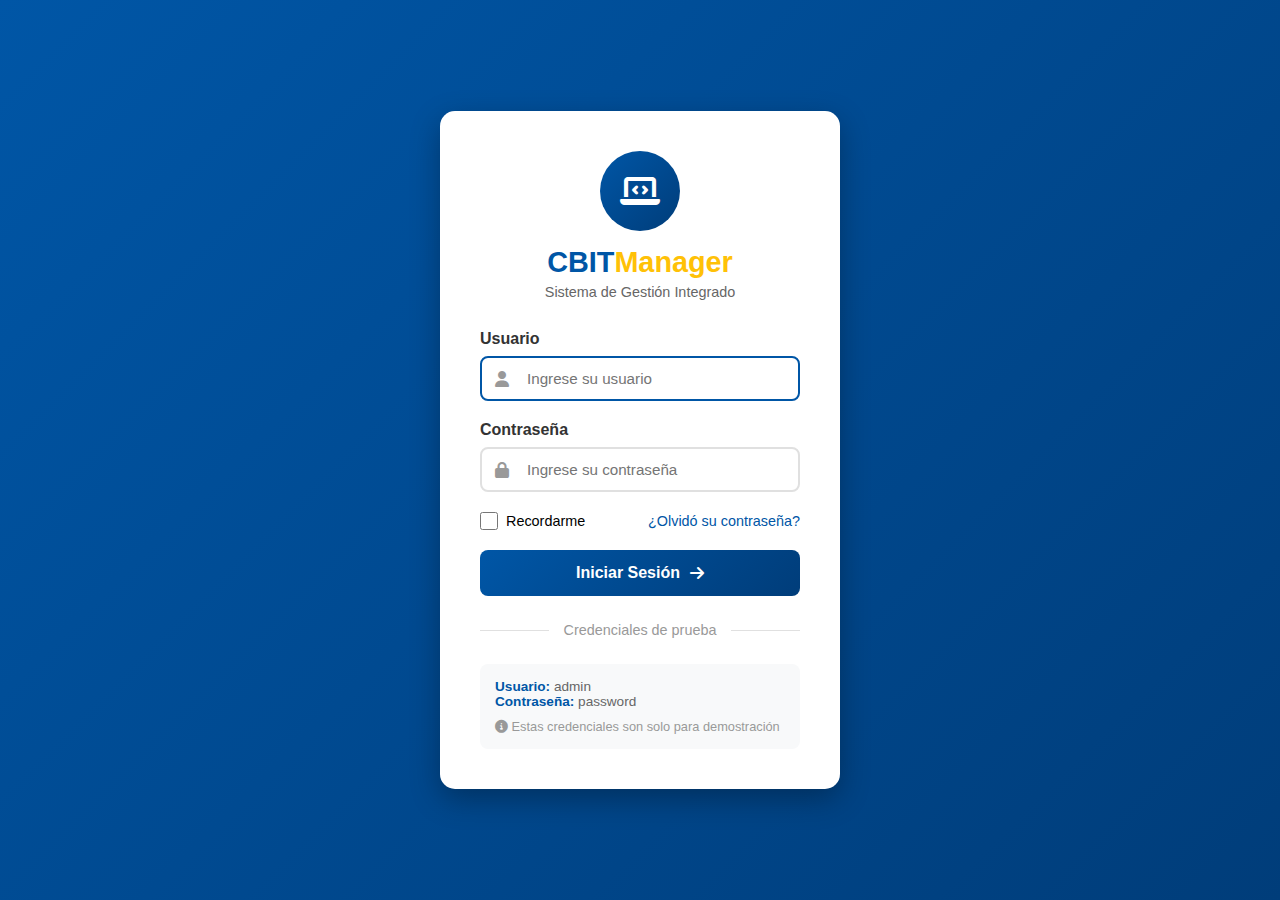
<file: sistema_cbit/index_new.html>
<!DOCTYPE html>
<html lang="es">
<head>
    <meta charset="UTF-8">
    <meta name="viewport" content="width=device-width, initial-scale=1.0">
    <title>Sistema de Gestión CBIT</title>
    <link rel="stylesheet" href="https://cdnjs.cloudflare.com/ajax/libs/font-awesome/6.4.0/css/all.min.css">
    <style>
        :root {
            --cbit-blue: #0056A6;
            --cbit-light-blue: #E8F4FF;
            --cbit-green: #28A745;
            --cbit-purple: #6F42C1;
            --cbit-yellow: #FFC107;
            --cbit-red: #DC3545;
            --sidebar-width: 250px;
        }

        * {
            margin: 0;
            padding: 0;
            box-sizing: border-box;
        }

        body {
            font-family: 'Segoe UI', Tahoma, Geneva, Verdana, sans-serif;
            background-color: #F5F7FA;
            color: #333;
        }

        .container {
            display: flex;
            min-height: 100vh;
        }

        /* Sidebar */
        .sidebar {
            width: var(--sidebar-width);
            background: linear-gradient(180deg, var(--cbit-blue) 0%, #003d7a 100%);
            color: white;
            padding: 20px;
            position: fixed;
            height: 100vh;
            overflow-y: auto;
        }

        .logo {
            text-align: center;
            margin-bottom: 30px;
            padding-bottom: 20px;
            border-bottom: 1px solid rgba(255, 255, 255, 0.2);
        }

        .logo-icon {
            width: 80px;
            height: 80px;
            background: white;
            border-radius: 50%;
            margin: 0 auto 10px;
            display: flex;
            align-items: center;
            justify-content: center;
            font-size: 2rem;
            color: var(--cbit-blue);
        }

        .logo h1 {
            font-size: 1.5rem;
            margin-bottom: 5px;
        }

        .logo h1 span {
            color: var(--cbit-yellow);
        }

        .logo p {
            font-size: 0.9rem;
            opacity: 0.8;
        }

        .nav-menu {
            list-style: none;
        }

        .nav-item {
            padding: 12px 15px;
            margin-bottom: 5px;
            border-radius: 5px;
            cursor: pointer;
            transition: all 0.3s;
            display: flex;
            align-items: center;
            gap: 10px;
        }

        .nav-item:hover {
            background-color: rgba(255, 255, 255, 0.1);
        }

        .nav-item.active {
            background-color: rgba(255, 255, 255, 0.2);
        }

        .nav-item i {
            width: 20px;
        }

        /* Main Content */
        .main-content {
            margin-left: var(--sidebar-width);
            flex: 1;
            padding: 20px;
        }

        .header {
            background: white;
            padding: 20px;
            border-radius: 10px;
            margin-bottom: 20px;
            display: flex;
            justify-content: space-between;
            align-items: center;
            box-shadow: 0 2px 4px rgba(0, 0, 0, 0.1);
        }

        .user-info {
            display: flex;
            align-items: center;
            gap: 15px;
        }

        .user-avatar {
            width: 40px;
            height: 40px;
            border-radius: 50%;
            background: var(--cbit-blue);
            color: white;
            display: flex;
            align-items: center;
            justify-content: center;
            font-weight: bold;
        }

        /* Tab Content */
        .tab-content {
            display: none;
        }

        .tab-content.active {
            display: block;
        }

        /* Cards */
        .dashboard-cards {
            display: grid;
            grid-template-columns: repeat(auto-fit, minmax(250px, 1fr));
            gap: 20px;
            margin-bottom: 30px;
        }

        .card {
            background: white;
            padding: 25px;
            border-radius: 10px;
            box-shadow: 0 2px 4px rgba(0, 0, 0, 0.1);
            display: flex;
            align-items: center;
            gap: 20px;
        }

        .card-icon {
            width: 60px;
            height: 60px;
            border-radius: 10px;
            display: flex;
            align-items: center;
            justify-content: center;
            font-size: 1.5rem;
            color: white;
        }

        .card-icon.calendar { background: var(--cbit-green); }
        .card-icon.users { background: var(--cbit-purple); }
        .card-icon.clock { background: var(--cbit-yellow); }
        .card-icon.inventory { background: var(--cbit-blue); }
        .card-icon.maintenance { background: var(--cbit-red); }

        .card h3 {
            font-size: 2rem;
            margin-bottom: 5px;
        }

        .card p {
            color: #666;
            font-size: 0.9rem;
        }

        /* Tables */
        .table-container {
            background: white;
            padding: 20px;
            border-radius: 10px;
            box-shadow: 0 2px 4px rgba(0, 0, 0, 0.1);
        }

        .table-header {
            display: flex;
            justify-content: space-between;
            align-items: center;
            margin-bottom: 20px;
        }

        table {
            width: 100%;
            border-collapse: collapse;
        }

        thead {
            background-color: var(--cbit-light-blue);
        }

        th, td {
            padding: 12px;
            text-align: left;
            border-bottom: 1px solid #eee;
        }

        th {
            font-weight: 600;
            color: var(--cbit-blue);
        }

        tr:hover {
            background-color: #f9f9f9;
        }

        /* Buttons */
        .btn {
            padding: 10px 20px;
            border: none;
            border-radius: 5px;
            cursor: pointer;
            font-size: 0.9rem;
            transition: all 0.3s;
            display: inline-flex;
            align-items: center;
            gap: 8px;
        }

        .btn-primary {
            background-color: var(--cbit-blue);
            color: white;
        }

        .btn-primary:hover {
            background-color: #003d7a;
        }

        .btn-secondary {
            background-color: #6c757d;
            color: white;
        }

        .btn-secondary:hover {
            background-color: #5a6268;
        }

        .btn-success {
            background-color: var(--cbit-green);
            color: white;
        }

        .btn-danger {
            background-color: var(--cbit-red);
            color: white;
        }

        .btn-sm {
            padding: 5px 10px;
            font-size: 0.8rem;
        }

        /* Badges */
        .badge {
            padding: 4px 8px;
            border-radius: 4px;
            font-size: 0.8rem;
            font-weight: 600;
        }

        .badge-success {
            background-color: #d4edda;
            color: #155724;
        }

        .badge-warning {
            background-color: #fff3cd;
            color: #856404;
        }

        .badge-danger {
            background-color: #f8d7da;
            color: #721c24;
        }

        .badge-secondary {
            background-color: #e2e3e5;
            color: #383d41;
        }

        /* Modal */
        .modal {
            display: none;
            position: fixed;
            top: 0;
            left: 0;
            width: 100%;
            height: 100%;
            background-color: rgba(0, 0, 0, 0.5);
            z-index: 1000;
            overflow-y: auto;
        }

        .modal.active {
            display: flex;
            align-items: center;
            justify-content: center;
            padding: 20px;
        }

        .modal-content {
            background: white;
            padding: 30px;
            border-radius: 10px;
            max-width: 600px;
            width: 100%;
            max-height: 90vh;
            overflow-y: auto;
        }

        .modal-header {
            display: flex;
            justify-content: space-between;
            align-items: center;
            margin-bottom: 20px;
            padding-bottom: 15px;
            border-bottom: 2px solid #eee;
        }

        .modal-header h3 {
            color: var(--cbit-blue);
        }

        .close-modal {
            background: none;
            border: none;
            font-size: 1.5rem;
            cursor: pointer;
            color: #999;
            width: 30px;
            height: 30px;
            display: flex;
            align-items: center;
            justify-content: center;
            border-radius: 50%;
            transition: all 0.3s;
        }

        .close-modal:hover {
            background: #f0f0f0;
            color: #333;
        }

        /* Form */
        .form-group {
            margin-bottom: 15px;
        }

        .form-group label {
            display: block;
            margin-bottom: 5px;
            font-weight: 600;
            color: #333;
        }

        .form-control {
            width: 100%;
            padding: 10px;
            border: 1px solid #ddd;
            border-radius: 5px;
            font-size: 0.9rem;
        }

        .form-control:focus {
            outline: none;
            border-color: var(--cbit-blue);
        }

        .form-row {
            display: grid;
            grid-template-columns: 1fr 1fr;
            gap: 15px;
        }

        .form-actions {
            display: flex;
            gap: 10px;
            justify-content: flex-end;
            margin-top: 20px;
            padding-top: 20px;
            border-top: 1px solid #eee;
        }

        /* Notifications */
        .notification {
            position: fixed;
            top: 20px;
            right: 20px;
            padding: 15px 20px;
            border-radius: 5px;
            color: white;
            z-index: 2000;
            display: flex;
            align-items: center;
            gap: 10px;
            box-shadow: 0 4px 6px rgba(0, 0, 0, 0.2);
            animation: slideIn 0.3s ease-out;
            min-width: 300px;
        }

        @keyframes slideIn {
            from {
                transform: translateX(400px);
                opacity: 0;
            }
            to {
                transform: translateX(0);
                opacity: 1;
            }
        }

        .notification-success {
            background-color: var(--cbit-green);
        }

        .notification-error {
            background-color: var(--cbit-red);
        }

        .notification-warning {
            background-color: var(--cbit-yellow);
            color: #333;
        }

        .notification-info {
            background-color: var(--cbit-blue);
        }

        .notification-close {
            background: none;
            border: none;
            color: inherit;
            font-size: 1.2rem;
            cursor: pointer;
            margin-left: auto;
        }

        /* Loading */
        .loading {
            text-align: center;
            padding: 40px;
            color: #666;
        }

        .loading i {
            font-size: 2rem;
            animation: spin 1s linear infinite;
        }

        @keyframes spin {
            from { transform: rotate(0deg); }
            to { transform: rotate(360deg); }
        }

        /* Tabs */
        .tabs {
            display: flex;
            gap: 10px;
            margin-bottom: 20px;
            border-bottom: 2px solid #eee;
        }

        .tab {
            padding: 10px 20px;
            cursor: pointer;
            border-bottom: 3px solid transparent;
            transition: all 0.3s;
        }

        .tab.active {
            border-bottom-color: var(--cbit-blue);
            color: var(--cbit-blue);
            font-weight: 600;
        }

        .tab:hover {
            background-color: #f9f9f9;
        }

        /* Action buttons in tables */
        .action-buttons {
            display: flex;
            gap: 5px;
        }
    </style>
</head>
<body>
    <div class="container">
        <!-- Sidebar -->
        <aside class="sidebar">
            <div class="logo">
                <div class="logo-icon">
                    <i class="fas fa-laptop-code"></i>
                </div>
                <h1>CBIT<span>Manager</span></h1>
                <p>Sistema de Gestión Integrado</p>
            </div>
            <ul class="nav-menu">
                <li class="nav-item active" data-tab="dashboard">
                    <i class="fas fa-home"></i>Dashboard
                </li>
                <li class="nav-item" data-tab="solicitudes">
                    <i class="fas fa-calendar-alt"></i>Solicitudes
                </li>
                <li class="nav-item" data-tab="usuarios">
                    <i class="fas fa-users"></i>Usuarios
                </li>
                <li class="nav-item" data-tab="inventario">
                    <i class="fas fa-boxes"></i>Inventario
                </li>
                <li class="nav-item" data-tab="mantenimiento">
                    <i class="fas fa-tools"></i>Mantenimiento
                </li>
                <li class="nav-item" data-tab="configuracion">
                    <i class="fas fa-cog"></i>Configuración
                </li>
            </ul>
        </aside>

        <!-- Main Content -->
        <main class="main-content">
            <!-- Header -->
            <div class="header">
                <h2 id="page-title">Dashboard</h2>
                <div class="user-info">
                    <div class="user-avatar" id="user-avatar">AD</div>
                    <div>
                        <p><strong id="user-name">Administrador</strong></p>
                        <p id="user-email">admin@cbit.org</p>
                    </div>
                    <button id="logout-btn" class="btn btn-secondary">
                        <i class="fas fa-sign-out-alt"></i> Salir
                    </button>
                </div>
            </div>

            <!-- Dashboard Content -->
            <div id="dashboard" class="tab-content active">
                <div class="dashboard-cards">
                    <div class="card">
                        <div class="card-icon calendar">
                            <i class="fas fa-calendar-check"></i>
                        </div>
                        <div>
                            <h3 id="solicitudes-hoy">0</h3>
                            <p>Solicitudes hoy</p>
                        </div>
                    </div>
                    <div class="card">
                        <div class="card-icon users">
                            <i class="fas fa-user-tie"></i>
                        </div>
                        <div>
                            <h3 id="usuarios-activos">0</h3>
                            <p>Usuarios activos</p>
                        </div>
                    </div>
                    <div class="card">
                        <div class="card-icon clock">
                            <i class="fas fa-hourglass-half"></i>
                        </div>
                        <div>
                            <h3 id="solicitudes-pendientes">0</h3>
                            <p>Solicitudes pendientes</p>
                        </div>
                    </div>
                    <div class="card">
                        <div class="card-icon inventory">
                            <i class="fas fa-box"></i>
                        </div>
                        <div>
                            <h3 id="equipos-operativos">0</h3>
                            <p>Equipos operativos</p>
                        </div>
                    </div>
                    <div class="card">
                        <div class="card-icon maintenance">
                            <i class="fas fa-wrench"></i>
                        </div>
                        <div>
                            <h3 id="mantenimientos-pendientes">0</h3>
                            <p>Mantenimientos pendientes</p>
                        </div>
                    </div>
                </div>

                <div class="table-container">
                    <h3 style="margin-bottom: 15px;">Próximas Solicitudes</h3>
                    <table>
                        <thead>
                            <tr>
                                <th>Fecha</th>
                                <th>Usuario</th>
                                <th>Espacio</th>
                                <th>Actividad</th>
                                <th>Estado</th>
                            </tr>
                        </thead>
                        <tbody id="proximas-solicitudes">
                            <tr>
                                <td colspan="5" class="loading">
                                    <i class="fas fa-spinner"></i> Cargando...
                                </td>
                            </tr>
                        </tbody>
                    </table>
                </div>
            </div>

            <!-- Solicitudes Content -->
            <div id="solicitudes" class="tab-content">
                <div class="table-container">
                    <div class="table-header">
                        <h3>Gestión de Solicitudes</h3>
                        <button id="add-solicitud" class="btn btn-primary">
                            <i class="fas fa-plus"></i> Nueva Solicitud
                        </button>
                    </div>
                    <table>
                        <thead>
                            <tr>
                                <th>Fecha</th>
                                <th>Usuario</th>
                                <th>Espacio</th>
                                <th>Actividad</th>
                                <th>Estado</th>
                                <th>Acciones</th>
                            </tr>
                        </thead>
                        <tbody id="solicitudes-table">
                            <tr>
                                <td colspan="6" class="loading">
                                    <i class="fas fa-spinner"></i> Cargando...
                                </td>
                            </tr>
                        </tbody>
                    </table>
                </div>
            </div>

            <!-- Usuarios Content -->
            <div id="usuarios" class="tab-content">
                <div class="table-container">
                    <div class="table-header">
                        <h3>Gestión de Usuarios</h3>
                        <button id="add-usuario" class="btn btn-primary">
                            <i class="fas fa-plus"></i> Nuevo Usuario
                        </button>
                    </div>
                    <table>
                        <thead>
                            <tr>
                                <th>Nombre</th>
                                <th>Correo</th>
                                <th>Rol</th>
                                <th>Estado</th>
                                <th>Acciones</th>
                            </tr>
                        </thead>
                        <tbody id="usuarios-table">
                            <tr>
                                <td colspan="5" class="loading">
                                    <i class="fas fa-spinner"></i> Cargando...
                                </td>
                            </tr>
                        </tbody>
                    </table>
                </div>
            </div>

            <!-- Inventario Content -->
            <div id="inventario" class="tab-content">
                <div class="table-container">
                    <div class="table-header">
                        <h3>Gestión de Inventario</h3>
                        <button id="add-inventario" class="btn btn-primary">
                            <i class="fas fa-plus"></i> Nuevo Item
                        </button>
                    </div>
                    <table>
                        <thead>
                            <tr>
                                <th>Serial</th>
                                <th>Modelo</th>
                                <th>Categoría</th>
                                <th>Marca</th>
                                <th>Ubicación</th>
                                <th>Estado</th>
                                <th>Acciones</th>
                            </tr>
                        </thead>
                        <tbody id="inventario-table">
                            <tr>
                                <td colspan="7" class="loading">
                                    <i class="fas fa-spinner"></i> Cargando...
                                </td>
                            </tr>
                        </tbody>
                    </table>
                </div>
            </div>

            <!-- Mantenimiento Content -->
            <div id="mantenimiento" class="tab-content">
                <div class="table-container">
                    <div class="table-header">
                        <h3>Gestión de Mantenimiento</h3>
                        <button id="add-mantenimiento" class="btn btn-primary">
                            <i class="fas fa-plus"></i> Nuevo Mantenimiento
                        </button>
                    </div>
                    <table>
                        <thead>
                            <tr>
                                <th>Fecha Reporte</th>
                                <th>Equipo</th>
                                <th>Tipo</th>
                                <th>Usuario</th>
                                <th>Estado</th>
                                <th>Acciones</th>
                            </tr>
                        </thead>
                        <tbody id="mantenimiento-table">
                            <tr>
                                <td colspan="6" class="loading">
                                    <i class="fas fa-spinner"></i> Cargando...
                                </td>
                            </tr>
                        </tbody>
                    </table>
                </div>
            </div>

            <!-- Configuración Content -->
            <div id="configuracion" class="tab-content">
                <div class="tabs">
                    <div class="tab active" data-config-tab="espacios">Espacios</div>
                    <div class="tab" data-config-tab="actividades">Actividades</div>
                    <div class="tab" data-config-tab="categorias">Categorías</div>
                    <div class="tab" data-config-tab="marcas">Marcas</div>
                    <div class="tab" data-config-tab="ubicaciones">Ubicaciones</div>
                    <div class="tab" data-config-tab="equipos">Equipos</div>
                </div>

                <!-- Espacios -->
                <div id="config-espacios" class="tab-content active">
                    <div class="table-container">
                        <div class="table-header">
                            <h3>Espacios</h3>
                            <button class="btn btn-primary" onclick="showAddModal('espacio')">
                                <i class="fas fa-plus"></i> Nuevo Espacio
                            </button>
                        </div>
                        <table>
                            <thead>
                                <tr>
                                    <th>Nombre</th>
                                    <th>Acciones</th>
                                </tr>
                            </thead>
                            <tbody id="espacios-table">
                                <tr>
                                    <td colspan="2" class="loading">
                                        <i class="fas fa-spinner"></i> Cargando...
                                    </td>
                                </tr>
                            </tbody>
                        </table>
                    </div>
                </div>

                <!-- Actividades -->
                <div id="config-actividades" class="tab-content">
                    <div class="table-container">
                        <div class="table-header">
                            <h3>Actividades</h3>
                            <button class="btn btn-primary" onclick="showAddModal('actividad')">
                                <i class="fas fa-plus"></i> Nueva Actividad
                            </button>
                        </div>
                        <table>
                            <thead>
                                <tr>
                                    <th>Nombre</th>
                                    <th>Acciones</th>
                                </tr>
                            </thead>
                            <tbody id="actividades-table">
                                <tr>
                                    <td colspan="2" class="loading">
                                        <i class="fas fa-spinner"></i> Cargando...
                                    </td>
                                </tr>
                            </tbody>
                        </table>
                    </div>
                </div>

                <!-- Categorías -->
                <div id="config-categorias" class="tab-content">
                    <div class="table-container">
                        <div class="table-header">
                            <h3>Categorías</h3>
                            <button class="btn btn-primary" onclick="showAddModal('categoria')">
                                <i class="fas fa-plus"></i> Nueva Categoría
                            </button>
                        </div>
                        <table>
                            <thead>
                                <tr>
                                    <th>Nombre</th>
                                    <th>Acciones</th>
                                </tr>
                            </thead>
                            <tbody id="categorias-table">
                                <tr>
                                    <td colspan="2" class="loading">
                                        <i class="fas fa-spinner"></i> Cargando...
                                    </td>
                                </tr>
                            </tbody>
                        </table>
                    </div>
                </div>

                <!-- Marcas -->
                <div id="config-marcas" class="tab-content">
                    <div class="table-container">
                        <div class="table-header">
                            <h3>Marcas</h3>
                            <button class="btn btn-primary" onclick="showAddModal('marca')">
                                <i class="fas fa-plus"></i> Nueva Marca
                            </button>
                        </div>
                        <table>
                            <thead>
                                <tr>
                                    <th>Nombre</th>
                                    <th>Acciones</th>
                                </tr>
                            </thead>
                            <tbody id="marcas-table">
                                <tr>
                                    <td colspan="2" class="loading">
                                        <i class="fas fa-spinner"></i> Cargando...
                                    </td>
                                </tr>
                            </tbody>
                        </table>
                    </div>
                </div>

                <!-- Ubicaciones -->
                <div id="config-ubicaciones" class="tab-content">
                    <div class="table-container">
                        <div class="table-header">
                            <h3>Ubicaciones Físicas</h3>
                            <button class="btn btn-primary" onclick="showAddModal('ubicacion')">
                                <i class="fas fa-plus"></i> Nueva Ubicación
                            </button>
                        </div>
                        <table>
                            <thead>
                                <tr>
                                    <th>Nombre</th>
                                    <th>Acciones</th>
                                </tr>
                            </thead>
                            <tbody id="ubicaciones-table">
                                <tr>
                                    <td colspan="2" class="loading">
                                        <i class="fas fa-spinner"></i> Cargando...
                                    </td>
                                </tr>
                            </tbody>
                        </table>
                    </div>
                </div>

                <!-- Equipos -->
                <div id="config-equipos" class="tab-content">
                    <div class="table-container">
                        <div class="table-header">
                            <h3>Catálogo de Equipos</h3>
                            <button id="add-equipo" class="btn btn-primary">
                                <i class="fas fa-plus"></i> Nuevo Equipo
                            </button>
                        </div>
                        <table>
                            <thead>
                                <tr>
                                    <th>Modelo</th>
                                    <th>Categoría</th>
                                    <th>Marca</th>
                                    <th>Acciones</th>
                                </tr>
                            </thead>
                            <tbody id="equipos-table">
                                <tr>
                                    <td colspan="4" class="loading">
                                        <i class="fas fa-spinner"></i> Cargando...
                                    </td>
                                </tr>
                            </tbody>
                        </table>
                    </div>
                </div>
            </div>
        </main>
    </div>

    <!-- Modal Usuario -->
    <div id="modal-usuario" class="modal">
        <div class="modal-content">
            <div class="modal-header">
                <h3 id="modal-usuario-title">Nuevo Usuario</h3>
                <button class="close-modal" onclick="closeModal('usuario')">&times;</button>
            </div>
            <form id="form-usuario">
                <input type="hidden" name="id" id="usuario-id">
                <div class="form-row">
                    <div class="form-group">
                        <label>Nombre *</label>
                        <input type="text" class="form-control" name="nombre" required>
                    </div>
                    <div class="form-group">
                        <label>Apellido *</label>
                        <input type="text" class="form-control" name="apellido" required>
                    </div>
                </div>
                <div class="form-row">
                    <div class="form-group">
                        <label>Cédula *</label>
                        <input type="text" class="form-control" name="cedula" required>
                    </div>
                    <div class="form-group">
                        <label>Teléfono *</label>
                        <input type="text" class="form-control" name="telefono" required>
                    </div>
                </div>
                <div class="form-group">
                    <label>Nombre de Usuario *</label>
                    <input type="text" class="form-control" name="nombre_usuario" required>
                </div>
                <div class="form-group">
                    <label>Correo *</label>
                    <input type="email" class="form-control" name="correo" required>
                </div>
                <div class="form-group">
                    <label>Contraseña *</label>
                    <input type="password" class="form-control" name="contrasena" required>
                </div>
                <div class="form-row">
                    <div class="form-group">
                        <label>Rol *</label>
                        <select class="form-control" name="rol" required>
                            <option value="">Seleccione un rol</option>
                            <option value="Administrador">Administrador</option>
                            <option value="Docente">Docente</option>
                            <option value="Estudiante">Estudiante</option>
                            <option value="Usuario Externo">Usuario Externo</option>
                        </select>
                    </div>
                    <div class="form-group">
                        <label>Estado *</label>
                        <select class="form-control" name="estado">
                            <option value="Activo">Activo</option>
                            <option value="Inactivo">Inactivo</option>
                            <option value="Bloqueado">Bloqueado</option>
                        </select>
                    </div>
                </div>
                <div class="form-actions">
                    <button type="button" class="btn btn-secondary" onclick="closeModal('usuario')">Cancelar</button>
                    <button type="submit" class="btn btn-primary">
                        <i class="fas fa-save"></i> Guardar
                    </button>
                </div>
            </form>
        </div>
    </div>

    <!-- Modal Solicitud -->
    <div id="modal-solicitud" class="modal">
        <div class="modal-content">
            <div class="modal-header">
                <h3>Nueva Solicitud</h3>
                <button class="close-modal" onclick="closeModal('solicitud')">&times;</button>
            </div>
            <form id="form-solicitud">
                <div class="form-group">
                    <label>Usuario *</label>
                    <select class="form-control" name="id_usuario" id="solicitud-usuario" required>
                        <option value="">Seleccione un usuario</option>
                    </select>
                </div>
                <div class="form-group">
                    <label>Espacio *</label>
                    <select class="form-control" name="id_espacio" id="solicitud-espacio" required>
                        <option value="">Seleccione un espacio</option>
                    </select>
                </div>
                <div class="form-group">
                    <label>Actividad *</label>
                    <select class="form-control" name="id_actividad" id="solicitud-actividad" required>
                        <option value="">Seleccione una actividad</option>
                    </select>
                </div>
                <div class="form-group">
                    <label>Fecha *</label>
                    <input type="datetime-local" class="form-control" name="fecha" required>
                </div>
                <div class="form-group">
                    <label>Estado *</label>
                    <select class="form-control" name="estado" required>
                        <option value="Pendiente">Pendiente</option>
                        <option value="Aprobado">Aprobado</option>
                        <option value="Cancelado">Cancelado</option>
                    </select>
                </div>
                <div class="form-actions">
                    <button type="button" class="btn btn-secondary" onclick="closeModal('solicitud')">Cancelar</button>
                    <button type="submit" class="btn btn-primary">
                        <i class="fas fa-save"></i> Guardar
                    </button>
                </div>
            </form>
        </div>
    </div>

    <!-- Modal Inventario -->
    <div id="modal-inventario" class="modal">
        <div class="modal-content">
            <div class="modal-header">
                <h3>Nuevo Item de Inventario</h3>
                <button class="close-modal" onclick="closeModal('inventario')">&times;</button>
            </div>
            <form id="form-inventario">
                <div class="form-group">
                    <label>Equipo *</label>
                    <select class="form-control" name="id_equipos" id="inventario-equipo" required>
                        <option value="">Seleccione un equipo</option>
                    </select>
                </div>
                <div class="form-group">
                    <label>Serial *</label>
                    <input type="text" class="form-control" name="serial" required>
                </div>
                <div class="form-group">
                    <label>Ubicación Física *</label>
                    <select class="form-control" name="id_ubicacion_fisica" id="inventario-ubicacion" required>
                        <option value="">Seleccione una ubicación</option>
                    </select>
                </div>
                <div class="form-group">
                    <label>Estado *</label>
                    <select class="form-control" name="estado" required>
                        <option value="Operativo">Operativo</option>
                        <option value="No operativo">No operativo</option>
                        <option value="Mantenimiento">Mantenimiento</option>
                    </select>
                </div>
                <div class="form-actions">
                    <button type="button" class="btn btn-secondary" onclick="closeModal('inventario')">Cancelar</button>
                    <button type="submit" class="btn btn-primary">
                        <i class="fas fa-save"></i> Guardar
                    </button>
                </div>
            </form>
        </div>
    </div>

    <!-- Modal Mantenimiento -->
    <div id="modal-mantenimiento" class="modal">
        <div class="modal-content">
            <div class="modal-header">
                <h3>Nuevo Mantenimiento</h3>
                <button class="close-modal" onclick="closeModal('mantenimiento')">&times;</button>
            </div>
            <form id="form-mantenimiento">
                <div class="form-group">
                    <label>Equipo (Inventario) *</label>
                    <select class="form-control" name="id_inventario" id="mantenimiento-inventario" required>
                        <option value="">Seleccione un equipo</option>
                    </select>
                </div>
                <div class="form-group">
                    <label>Usuario Reporta *</label>
                    <select class="form-control" name="id_usuario" id="mantenimiento-usuario" required>
                        <option value="">Seleccione un usuario</option>
                    </select>
                </div>
                <div class="form-group">
                    <label>Tipo de Mantenimiento *</label>
                    <select class="form-control" name="tipo" required>
                        <option value="Preventivo">Preventivo</option>
                        <option value="Correctivo">Correctivo</option>
                        <option value="Incidencia">Incidencia</option>
                    </select>
                </div>
                <div class="form-group">
                    <label>Fecha de Reporte *</label>
                    <input type="datetime-local" class="form-control" name="fecha_reporte" required>
                </div>
                <div class="form-group">
                    <label>Fecha de Resolución</label>
                    <input type="datetime-local" class="form-control" name="fecha_resolucion">
                </div>
                <div class="form-group">
                    <label>Descripción de la Falla</label>
                    <textarea class="form-control" name="descripicon_falla" rows="3"></textarea>
                </div>
                <div class="form-actions">
                    <button type="button" class="btn btn-secondary" onclick="closeModal('mantenimiento')">Cancelar</button>
                    <button type="submit" class="btn btn-primary">
                        <i class="fas fa-save"></i> Guardar
                    </button>
                </div>
            </form>
        </div>
    </div>

    <!-- Modal Equipo -->
    <div id="modal-equipo" class="modal">
        <div class="modal-content">
            <div class="modal-header">
                <h3>Nuevo Equipo</h3>
                <button class="close-modal" onclick="closeModal('equipo')">&times;</button>
            </div>
            <form id="form-equipo">
                <div class="form-group">
                    <label>Modelo *</label>
                    <input type="text" class="form-control" name="modelo" required>
                </div>
                <div class="form-group">
                    <label>Categoría *</label>
                    <select class="form-control" name="id_categoria" id="equipo-categoria" required>
                        <option value="">Seleccione una categoría</option>
                    </select>
                </div>
                <div class="form-group">
                    <label>Marca *</label>
                    <select class="form-control" name="id_marca" id="equipo-marca" required>
                        <option value="">Seleccione una marca</option>
                    </select>
                </div>
                <div class="form-actions">
                    <button type="button" class="btn btn-secondary" onclick="closeModal('equipo')">Cancelar</button>
                    <button type="submit" class="btn btn-primary">
                        <i class="fas fa-save"></i> Guardar
                    </button>
                </div>
            </form>
        </div>
    </div>

    <!-- Scripts -->
    <script src="assets/js/api.js"></script>
    <script src="assets/js/app_complete.js"></script>
</body>
</html>
</file>
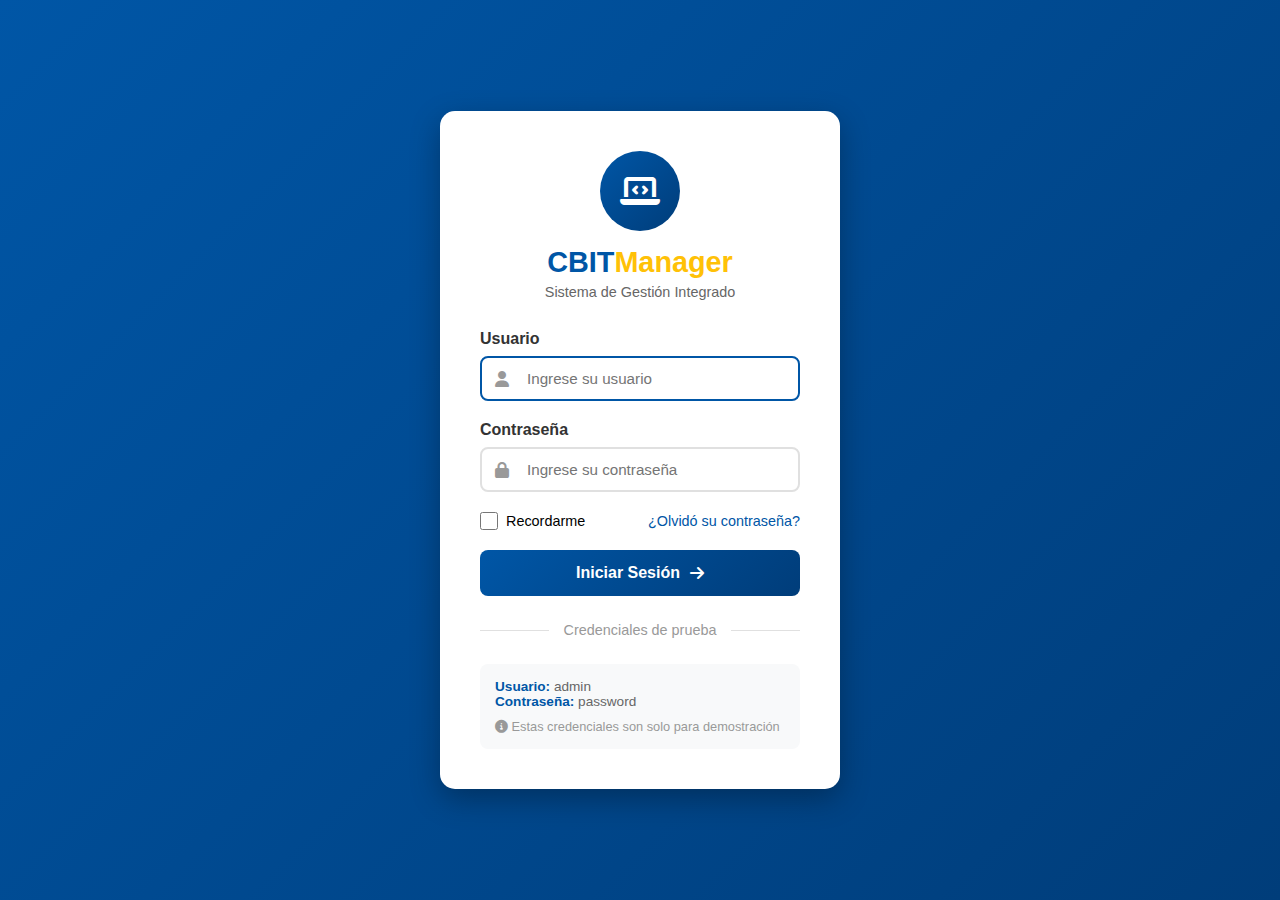
<file: sistema_cbit/login.html>
<!DOCTYPE html>
<html lang="es">
<head>
    <meta charset="UTF-8">
    <meta name="viewport" content="width=device-width, initial-scale=1.0">
    <title>Login - Sistema CBIT</title>
    <link rel="stylesheet" href="https://cdnjs.cloudflare.com/ajax/libs/font-awesome/6.4.0/css/all.min.css">
    <style>
        * {
            margin: 0;
            padding: 0;
            box-sizing: border-box;
        }

        body {
            font-family: 'Segoe UI', Tahoma, Geneva, Verdana, sans-serif;
            background: linear-gradient(135deg, #0056A6 0%, #003d7a 100%);
            min-height: 100vh;
            display: flex;
            align-items: center;
            justify-content: center;
            padding: 20px;
        }

        .login-container {
            background: white;
            padding: 40px;
            border-radius: 15px;
            box-shadow: 0 10px 30px rgba(0, 0, 0, 0.3);
            width: 100%;
            max-width: 400px;
        }

        .logo {
            text-align: center;
            margin-bottom: 30px;
        }

        .logo-icon {
            width: 80px;
            height: 80px;
            background: linear-gradient(135deg, #0056A6 0%, #003d7a 100%);
            border-radius: 50%;
            display: flex;
            align-items: center;
            justify-content: center;
            margin: 0 auto 15px;
            color: white;
            font-size: 2rem;
        }

        .logo h1 {
            color: #0056A6;
            font-size: 1.8rem;
            margin-bottom: 5px;
        }

        .logo h1 span {
            color: #FFC107;
        }

        .logo p {
            color: #666;
            font-size: 0.9rem;
        }

        .form-group {
            margin-bottom: 20px;
        }

        .form-group label {
            display: block;
            margin-bottom: 8px;
            color: #333;
            font-weight: 600;
        }

        .input-group {
            position: relative;
        }

        .input-group i {
            position: absolute;
            left: 15px;
            top: 50%;
            transform: translateY(-50%);
            color: #999;
        }

        .form-control {
            width: 100%;
            padding: 12px 15px 12px 45px;
            border: 2px solid #e0e0e0;
            border-radius: 8px;
            font-size: 0.95rem;
            transition: all 0.3s;
        }

        .form-control:focus {
            outline: none;
            border-color: #0056A6;
        }

        .btn-login {
            width: 100%;
            padding: 14px;
            background: linear-gradient(135deg, #0056A6 0%, #003d7a 100%);
            color: white;
            border: none;
            border-radius: 8px;
            font-size: 1rem;
            font-weight: 600;
            cursor: pointer;
            transition: all 0.3s;
            display: flex;
            align-items: center;
            justify-content: center;
            gap: 10px;
        }

        .btn-login:hover {
            transform: translateY(-2px);
            box-shadow: 0 5px 15px rgba(0, 86, 166, 0.4);
        }

        .btn-login:disabled {
            opacity: 0.6;
            cursor: not-allowed;
            transform: none;
        }

        .alert {
            padding: 12px;
            border-radius: 8px;
            margin-bottom: 20px;
            display: none;
        }

        .alert.show {
            display: block;
        }

        .alert-error {
            background-color: #f8d7da;
            color: #721c24;
            border: 1px solid #f5c6cb;
        }

        .alert-success {
            background-color: #d4edda;
            color: #155724;
            border: 1px solid #c3e6cb;
        }

        .remember-forgot {
            display: flex;
            justify-content: space-between;
            align-items: center;
            margin-bottom: 20px;
            font-size: 0.9rem;
        }

        .remember-me {
            display: flex;
            align-items: center;
            gap: 8px;
        }

        .remember-me input[type="checkbox"] {
            width: 18px;
            height: 18px;
            cursor: pointer;
        }

        .forgot-password {
            color: #0056A6;
            text-decoration: none;
        }

        .forgot-password:hover {
            text-decoration: underline;
        }

        .divider {
            text-align: center;
            margin: 25px 0;
            position: relative;
        }

        .divider::before {
            content: '';
            position: absolute;
            left: 0;
            top: 50%;
            width: 100%;
            height: 1px;
            background: #e0e0e0;
        }

        .divider span {
            background: white;
            padding: 0 15px;
            position: relative;
            color: #999;
            font-size: 0.9rem;
        }

        .demo-credentials {
            background: #f8f9fa;
            padding: 15px;
            border-radius: 8px;
            font-size: 0.85rem;
            color: #666;
        }

        .demo-credentials strong {
            color: #0056A6;
        }

        .spinner {
            border: 3px solid rgba(255, 255, 255, 0.3);
            border-top: 3px solid white;
            border-radius: 50%;
            width: 20px;
            height: 20px;
            animation: spin 1s linear infinite;
        }

        @keyframes spin {
            0% { transform: rotate(0deg); }
            100% { transform: rotate(360deg); }
        }
    </style>
</head>
<body>
    <div class="login-container">
        <div class="logo">
            <div class="logo-icon">
                <i class="fas fa-laptop-code"></i>
            </div>
            <h1>CBIT<span>Manager</span></h1>
            <p>Sistema de Gestión Integrado</p>
        </div>

        <div id="alert" class="alert"></div>

        <form id="login-form">
            <div class="form-group">
                <label for="username">Usuario</label>
                <div class="input-group">
                    <i class="fas fa-user"></i>
                    <input type="text" id="username" name="username" class="form-control" placeholder="Ingrese su usuario" required autofocus>
                </div>
            </div>

            <div class="form-group">
                <label for="password">Contraseña</label>
                <div class="input-group">
                    <i class="fas fa-lock"></i>
                    <input type="password" id="password" name="password" class="form-control" placeholder="Ingrese su contraseña" required>
                </div>
            </div>

            <div class="remember-forgot">
                <label class="remember-me">
                    <input type="checkbox" id="remember" name="remember">
                    <span>Recordarme</span>
                </label>
                <a href="#" class="forgot-password">¿Olvidó su contraseña?</a>
            </div>

            <button type="submit" class="btn-login" id="btn-login">
                <span id="btn-text">Iniciar Sesión</span>
                <i class="fas fa-arrow-right"></i>
            </button>
        </form>

        <div class="divider">
            <span>Credenciales de prueba</span>
        </div>

        <div class="demo-credentials">
            <p><strong>Usuario:</strong> admin</p>
            <p><strong>Contraseña:</strong> password</p>
            <p style="margin-top: 10px; font-size: 0.8rem; color: #999;">
                <i class="fas fa-info-circle"></i> Estas credenciales son solo para demostración
            </p>
        </div>
    </div>

    <script>
        const API_BASE_URL = 'http://localhost/sistema_cbit/api';

        document.getElementById('login-form').addEventListener('submit', async function(e) {
            e.preventDefault();
            
            const username = document.getElementById('username').value;
            const password = document.getElementById('password').value;
            const remember = document.getElementById('remember').checked;
            
            // Mostrar loading
            const btnLogin = document.getElementById('btn-login');
            const btnText = document.getElementById('btn-text');
            btnLogin.disabled = true;
            btnText.innerHTML = '<div class="spinner"></div>';
            
            // Ocultar alertas previas
            hideAlert();
            
            try {
                const response = await fetch(`${API_BASE_URL}/auth.php`, {
                    method: 'POST',
                    headers: {
                        'Content-Type': 'application/json'
                    },
                    body: JSON.stringify({
                        nombre_usuario: username,
                        contrasena: password
                    })
                });
                
                const result = await response.json();
                
                if (result.success) {
                    // Guardar datos en localStorage si "recordarme" está marcado
                    if (remember) {
                        localStorage.setItem('cbit_user', JSON.stringify(result.user));
                    } else {
                        sessionStorage.setItem('cbit_user', JSON.stringify(result.user));
                    }
                    
                    // Mostrar mensaje de éxito
                    showAlert('¡Login exitoso! Redirigiendo...', 'success');
                    
                    // Redirigir al dashboard
                    setTimeout(() => {
                        window.location.href = 'index_new.html';
                    }, 1000);
                } else {
                    showAlert(result.message || 'Error al iniciar sesión', 'error');
                    btnLogin.disabled = false;
                    btnText.textContent = 'Iniciar Sesión';
                }
            } catch (error) {
                console.error('Error:', error);
                showAlert('Error de conexión. Verifique que el servidor esté ejecutándose.', 'error');
                btnLogin.disabled = false;
                btnText.textContent = 'Iniciar Sesión';
            }
        });

        function showAlert(message, type) {
            const alert = document.getElementById('alert');
            alert.textContent = message;
            alert.className = `alert alert-${type} show`;
        }

        function hideAlert() {
            const alert = document.getElementById('alert');
            alert.className = 'alert';
        }

        // Verificar si ya hay sesión activa
        window.addEventListener('DOMContentLoaded', async function() {
            try {
                const response = await fetch(`${API_BASE_URL}/auth.php`);
                const result = await response.json();
                
                if (result.logged_in) {
                    // Ya hay sesión activa, redirigir
                    window.location.href = 'index_new.html';
                }
            } catch (error) {
                console.log('No hay sesión activa');
            }
        });
    </script>
</body>
</html>
</file>
<file: css/layout.css>
/* ===== LAYOUT PRINCIPAL ===== */
.app-wrapper {
    display: grid;
    grid-template-columns: 260px 1fr;
    min-height: 100vh;
}

/* ===== SIDEBAR ===== */
.sidebar {
    background-color: var(--sidebar-bg);
    color: var(--sidebar-text);
    padding: 1.5rem 1rem;
    display: flex;
    flex-direction: column;
    position: sticky;
    top: 0;
    height: 100vh;
    overflow-y: auto;
}

.sidebar-header {
    display: flex;
    align-items: center;
    gap: 0.75rem;
    padding-bottom: 2rem;
    border-bottom: 1px solid #334155;
    margin-bottom: 1.5rem;
}

.sidebar-header .logo-icon {
    font-size: 2rem;
    color: var(--primary);
    background: rgba(37, 99, 235, 0.15);
    width: 45px;
    height: 45px;
    display: flex;
    align-items: center;
    justify-content: center;
    border-radius: 12px;
}

.sidebar-header h2 {
    font-size: 1.5rem;
    font-weight: 700;
    color: white;
}

.sidebar-header h2 span {
    color: var(--primary);
    font-weight: 300;
}

.nav-menu {
    display: flex;
    flex-direction: column;
    gap: 0.25rem;
    flex: 1;
}

.nav-item {
    display: flex;
    align-items: center;
    gap: 1rem;
    padding: 0.75rem 1rem;
    border-radius: 10px;
    color: var(--sidebar-text);
    transition: all 0.2s;
    font-weight: 500;
}

.nav-item i {
    width: 24px;
    font-size: 1.2rem;
    text-align: center;
}

.nav-item:hover {
    background-color: var(--sidebar-hover);
    color: white;
}

.nav-item.active {
    background-color: var(--primary);
    color: white;
}

.sidebar-footer {
    margin-top: auto;
    padding-top: 1.5rem;
    border-top: 1px solid #334155;
}

.user-info {
    display: flex;
    align-items: center;
    gap: 0.8rem;
    margin-bottom: 1rem;
}

.user-avatar {
    background: linear-gradient(135deg, var(--primary), var(--primary-dark));
    width: 42px;
    height: 42px;
    border-radius: 50%;
    display: flex;
    align-items: center;
    justify-content: center;
    font-weight: 700;
    color: white;
    font-size: 1.1rem;
}

.user-details .name {
    font-weight: 600;
    color: white;
    font-size: 0.95rem;
}

.user-details .role {
    color: var(--gray-light);
    font-size: 0.8rem;
}

/* ===== MAIN CONTENT ===== */
.main-content {
    padding: 1.5rem 2rem;
    overflow-x: auto;
}

/* Top bar */
.top-bar {
    display: flex;
    justify-content: space-between;
    align-items: center;
    margin-bottom: 2rem;
    flex-wrap: wrap;
    gap: 1rem;
}

.page-title h1 {
    font-size: 2rem;
    font-weight: 700;
    color: var(--dark);
}

.breadcrumb {
    color: var(--gray);
    font-size: 0.9rem;
    margin-top: 0.25rem;
}

.breadcrumb span:last-child {
    color: var(--dark);
    font-weight: 500;
}

.top-actions {
    display: flex;
    gap: 1rem;
    align-items: center;
    flex-wrap: wrap;
}

/* Grids */
.kpi-grid {
    display: grid;
    grid-template-columns: repeat(auto-fit, minmax(220px, 1fr));
    gap: 1.5rem;
    margin-bottom: 2rem;
}

.dashboard-row {
    display: grid;
    grid-template-columns: 2fr 1fr;
    gap: 1.5rem;
    margin-bottom: 1.5rem;
}
</file>
<file: css/components.css>
/* ===== COMPONENTES ===== */

/* Tarjetas KPI */
.kpi-card {
    background-color: var(--card-bg);
    border-radius: 20px;
    padding: 1.5rem 1.2rem;
    box-shadow: 0 4px 6px -1px rgba(0, 0, 0, 0.05);
    border: 1px solid var(--border);
    display: flex;
    justify-content: space-between;
    align-items: center;
    transition: transform 0.2s, box-shadow 0.2s;
}

.kpi-card:hover {
    transform: translateY(-2px);
    box-shadow: 0 10px 15px -3px rgba(0, 0, 0, 0.1);
}

.kpi-info h3 {
    font-size: 0.9rem;
    font-weight: 500;
    color: var(--gray);
    margin-bottom: 0.3rem;
}

.kpi-info .value {
    font-size: 2rem;
    font-weight: 700;
    color: var(--dark);
    line-height: 1.2;
}

.kpi-info small {
    font-size: 0.75rem;
    color: var(--success);
    font-weight: 500;
}

.kpi-icon {
    width: 54px;
    height: 54px;
    border-radius: 18px;
    background: linear-gradient(135deg, #dbeafe, #eff6ff);
    display: flex;
    align-items: center;
    justify-content: center;
    color: var(--primary);
    font-size: 1.8rem;
}

/* Tarjetas de gráfico/tabla */
.chart-card, .table-card {
    background-color: var(--card-bg);
    border-radius: 20px;
    border: 1px solid var(--border);
    padding: 1.5rem;
    box-shadow: 0 2px 4px rgba(0,0,0,0.02);
}

.card-header {
    display: flex;
    justify-content: space-between;
    align-items: center;
    margin-bottom: 1.2rem;
}

.card-header h3 {
    font-size: 1.1rem;
    font-weight: 600;
    display: flex;
    align-items: center;
}

.badge {
    background-color: var(--light);
    padding: 0.3rem 1rem;
    border-radius: 40px;
    font-size: 0.8rem;
    font-weight: 600;
    color: var(--gray);
    border: 1px solid var(--border);
}

/* Gráfico de barras simulado */
.mock-chart {
    display: flex;
    align-items: flex-end;
    justify-content: space-around;
    gap: 0.5rem;
    height: 200px;
    margin-top: 0.5rem;
}

.bar {
    flex: 1;
    background: linear-gradient(to top, var(--primary), var(--primary-light));
    border-radius: 8px 8px 4px 4px;
    min-width: 30px;
    position: relative;
    transition: height 0.3s;
}

.bar-label {
    text-align: center;
    font-size: 0.7rem;
    margin-top: 0.5rem;
    color: var(--gray);
    font-weight: 500;
}

/* Tablas */
.table-responsive {
    overflow-x: auto;
    border-radius: 12px;
}

table {
    width: 100%;
    border-collapse: collapse;
    font-size: 0.9rem;
}

th {
    text-align: left;
    padding: 0.75rem 0.5rem;
    color: var(--gray);
    font-weight: 600;
    font-size: 0.8rem;
    text-transform: uppercase;
    letter-spacing: 0.5px;
    border-bottom: 1px solid var(--border);
}

td {
    padding: 0.9rem 0.5rem;
    border-bottom: 1px solid var(--border);
    color: var(--dark);
    font-weight: 500;
}

tr:last-child td {
    border-bottom: none;
}

/* Badges de estado */
.status-badge {
    padding: 0.25rem 0.75rem;
    border-radius: 40px;
    font-size: 0.75rem;
    font-weight: 600;
    display: inline-block;
    text-align: center;
}

.status-badge.success {
    background-color: #d1fae5;
    color: #065f46;
}

.status-badge.warning {
    background-color: #fed7aa;
    color: #92400e;
}

.status-badge.danger {
    background-color: #fee2e2;
    color: #b91c1c;
}

.days-badge {
    padding: 0.2rem 0.8rem;
    background-color: var(--light);
    border-radius: 40px;
    font-size: 0.75rem;
    font-weight: 600;
    color: var(--gray);
}

.days-badge.warning {
    background-color: #fff3cd;
    color: #856404;
}

.days-badge.danger {
    background-color: #f8d7da;
    color: #721c24;
}

/* Botones */
.btn {
    padding: 0.6rem 1.5rem;
    border-radius: 40px;
    border: 1px solid var(--border);
    font-weight: 600;
    font-size: 0.9rem;
    cursor: pointer;
    display: inline-flex;
    align-items: center;
    gap: 0.6rem;
    transition: all 0.2s;
    background-color: white;
    color: var(--dark);
}

.btn-primary {
    background-color: var(--primary);
    color: white;
    border: none;
}

.btn-primary:hover {
    background-color: var(--primary-dark);
    transform: translateY(-1px);
    box-shadow: 0 4px 8px rgba(37, 99, 235, 0.3);
}

.btn i {
    font-size: 1rem;
}

/* Buscador */
.search-box {
    display: flex;
    align-items: center;
    background: white;
    border-radius: 40px;
    padding: 0.4rem 1.2rem;
    border: 1px solid var(--border);
    min-width: 260px;
}

.search-box i {
    color: var(--gray);
    margin-right: 0.6rem;
}

.search-box input {
    border: none;
    outline: none;
    background: transparent;
    width: 100%;
    font-size: 0.95rem;
    padding: 0.3rem 0;
}

.search-box input::placeholder {
    color: var(--gray-light);
}

/* Notificaciones */
.notification-badge {
    background-color: white;
    width: 44px;
    height: 44px;
    border-radius: 50%;
    display: flex;
    align-items: center;
    justify-content: center;
    border: 1px solid var(--border);
    position: relative;
    cursor: pointer;
    transition: all 0.2s;
}

.notification-badge:hover {
    background-color: var(--light);
}

.notification-badge::after {
    content: '';
    width: 10px;
    height: 10px;
    background-color: var(--danger);
    border-radius: 50%;
    position: absolute;
    top: 10px;
    right: 12px;
    border: 2px solid white;
}

.notification-badge i {
    color: var(--gray);
    font-size: 1.2rem;
}
</file>
<file: css/responsive.css>
/* ===== RESPONSIVE ===== */

/* Tablets y laptops pequeñas */
@media screen and (max-width: 1200px) {
    .dashboard-row {
        grid-template-columns: 1fr;
    }
    
    .main-content {
        padding: 1.2rem;
    }
}

@media screen and (max-width: 1024px) {
    .app-wrapper {
        grid-template-columns: 80px 1fr;
    }
    
    .sidebar-header h2,
    .nav-item span:not(.nav-item i),
    .user-details,
    .sidebar-footer .nav-item span {
        display: none;
    }
    
    .sidebar-header {
        justify-content: center;
        padding-bottom: 1.5rem;
    }
    
    .logo-icon {
        margin: 0;
    }
    
    .nav-item {
        justify-content: center;
        padding: 1rem 0;
    }
    
    .nav-item i {
        margin: 0;
        font-size: 1.4rem;
    }
    
    .user-info {
        justify-content: center;
    }
    
    .user-avatar {
        margin: 0 auto;
    }
    
    .sidebar-footer .nav-item {
        justify-content: center;
    }
    
    .sidebar-footer .nav-item i {
        margin: 0;
    }
}

/* Móviles */
@media screen and (max-width: 768px) {
    .app-wrapper {
        grid-template-columns: 1fr;
    }
    
    .sidebar {
        display: none; /* En móvil se puede mostrar con menú hamburguesa */
    }
    
    .main-content {
        padding: 1rem;
    }
    
    .top-bar {
        flex-direction: column;
        align-items: stretch;
    }
    
    .top-actions {
        justify-content: space-between;
    }
    
    .search-box {
        min-width: 200px;
        flex: 1;
    }
    
    .kpi-grid {
        grid-template-columns: 1fr 1fr;
        gap: 1rem;
    }
    
    .kpi-card {
        padding: 1rem;
    }
    
    .kpi-info .value {
        font-size: 1.5rem;
    }
    
    .kpi-icon {
        width: 45px;
        height: 45px;
        font-size: 1.4rem;
    }
    
    .page-title h1 {
        font-size: 1.6rem;
    }
    
    .mock-chart {
        height: 150px;
    }
    
    th, td {
        padding: 0.7rem 0.3rem;
        font-size: 0.8rem;
    }
}

@media screen and (max-width: 480px) {
    .kpi-grid {
        grid-template-columns: 1fr;
    }
    
    .top-actions {
        flex-wrap: wrap;
    }
    
    .search-box {
        min-width: 100%;
        order: 3;
    }
    
    .btn-primary {
        flex: 1;
    }
    
    .table-card {
        padding: 1rem;
    }
    
    .card-header {
        flex-direction: column;
        align-items: flex-start;
        gap: 0.5rem;
    }
}

/* Dispositivos muy pequeños */
@media screen and (max-width: 360px) {
    .main-content {
        padding: 0.8rem;
    }
    
    .kpi-card {
        flex-direction: column;
        text-align: center;
        gap: 1rem;
    }
    
    .kpi-icon {
        margin: 0 auto;
    }
}

/* Ajustes para pantallas grandes */
@media screen and (min-width: 1600px) {
    .main-content {
        padding: 2rem 3rem;
    }
    
    .kpi-grid {
        grid-template-columns: repeat(4, 1fr);
    }
}
</file>
<file: proyecto/css/styles.css>
* {
    margin: 0;
    padding: 0;
    box-sizing: border-box;
    font-family: 'Segoe UI', system-ui, sans-serif;
}

body {
    background-color: #f8f9fa;
    color: #333;
    line-height: 1.6;
}

.container {
    max-width: 500px;
    margin: 0 auto;
    padding: 20px;
    background-color: white;
    min-height: 100vh;
    box-shadow: 0 0 15px rgba(0,0,0,0.05);
}

/* Estilos del encabezado */
header {
    display: flex;
    justify-content: space-between;
    align-items: center;
    padding: 15px 0;
    border-bottom: 1px solid #eee;
    margin-bottom: 20px;
}

.logo {
    font-weight: 700;
    font-size: 24px;
    color: #2c3e50;
}

.user-menu {
    position: relative;
}

.user-icon {
    background-color: #3498db;
    color: white;
    width: 40px;
    height: 40px;
    border-radius: 50%;
    display: flex;
    align-items: center;
    justify-content: center;
    font-weight: bold;
    cursor: pointer;
}

/* Estilos de navegación */
.nav-tabs {
    display: flex;
    justify-content: space-around;
    background-color: #f1f3f5;
    border-radius: 12px;
    padding: 8px;
    margin-bottom: 25px;
}

.nav-tab {
    flex: 1;
    text-align: center;
    padding: 12px 5px;
    border-radius: 10px;
    font-weight: 600;
    color: #666;
    cursor: pointer;
    transition: all 0.3s;
}

.nav-tab.active {
    background-color: white;
    color: #2c3e50;
    box-shadow: 0 4px 8px rgba(0,0,0,0.1);
}

.nav-tab i {
    margin-right: 8px;
}

/* Sección de fecha y resumen */
.date-section {
    margin-bottom: 20px;
}

.current-date {
    font-size: 18px;
    color: #555;
    margin-bottom: 5px;
}

.daily-summary {
    background: linear-gradient(135deg, #3498db, #2c3e50);
    color: white;
    border-radius: 16px;
    padding: 25px;
    margin-bottom: 20px;
    box-shadow: 0 8px 16px rgba(52, 152, 219, 0.2);
}

.summary-label {
    font-size: 14px;
    opacity: 0.9;
    margin-bottom: 5px;
}

.summary-amount {
    font-size: 36px;
    font-weight: 700;
    margin-bottom: 10px;
}

.summary-details {
    display: flex;
    justify-content: space-between;
    margin-top: 15px;
    font-size: 14px;
    opacity: 0.9;
}

/* Botones de acción */
.action-buttons {
    display: flex;
    gap: 15px;
    margin-bottom: 30px;
}

.action-btn {
    flex: 1;
    padding: 18px 15px;
    border-radius: 12px;
    border: none;
    font-weight: 600;
    font-size: 16px;
    display: flex;
    align-items: center;
    justify-content: center;
    cursor: pointer;
    transition: all 0.3s;
}

.sale-btn {
    background-color: #2ecc71;
    color: white;
}

.expense-btn {
    background-color: #e74c3c;
    color: white;
}

.action-btn i {
    margin-right: 10px;
    font-size: 18px;
}

.action-btn:hover {
    transform: translateY(-3px);
    box-shadow: 0 6px 12px rgba(0,0,0,0.15);
}

/* Sección de últimos movimientos */
.recent-section {
    background-color: white;
    border-radius: 16px;
    padding: 20px;
    box-shadow: 0 5px 15px rgba(0,0,0,0.05);
    margin-bottom: 20px;
}

.section-title {
    font-size: 18px;
    font-weight: 600;
    margin-bottom: 15px;
    color: #2c3e50;
    display: flex;
    justify-content: space-between;
    align-items: center;
}

.transactions-list {
    list-style: none;
}

.transaction-item {
    display: flex;
    justify-content: space-between;
    align-items: center;
    padding: 15px 0;
    border-bottom: 1px solid #f0f0f0;
}

.transaction-item:last-child {
    border-bottom: none;
}

.transaction-info {
    display: flex;
    align-items: center;
}

.transaction-icon {
    width: 40px;
    height: 40px;
    border-radius: 10px;
    display: flex;
    align-items: center;
    justify-content: center;
    margin-right: 15px;
    color: white;
    font-size: 18px;
}

.sale-icon {
    background-color: #2ecc71;
}

.expense-icon {
    background-color: #e74c3c;
}

.transaction-name {
    font-weight: 500;
}

.transaction-date {
    font-size: 12px;
    color: #999;
}

.transaction-amount {
    font-weight: 600;
    font-size: 18px;
}

.sale-amount {
    color: #2ecc71;
}

.expense-amount {
    color: #e74c3c;
}

/* Página de registro */
.form-container {
    background-color: white;
    border-radius: 16px;
    padding: 25px;
    box-shadow: 0 5px 15px rgba(0,0,0,0.05);
}

.form-title {
    font-size: 20px;
    font-weight: 600;
    margin-bottom: 25px;
    color: #2c3e50;
    text-align: center;
}

.form-group {
    margin-bottom: 20px;
}

.form-label {
    display: block;
    margin-bottom: 8px;
    font-weight: 500;
    color: #555;
}

.form-input {
    width: 100%;
    padding: 15px;
    border: 1px solid #ddd;
    border-radius: 10px;
    font-size: 16px;
    transition: border 0.3s;
}

.form-input:focus {
    outline: none;
    border-color: #3498db;
}

.payment-methods {
    display: flex;
    flex-wrap: wrap;
    gap: 10px;
}

.payment-method {
    flex: 1;
    min-width: 120px;
    padding: 12px;
    border: 2px solid #ddd;
    border-radius: 10px;
    text-align: center;
    cursor: pointer;
    transition: all 0.3s;
}

.payment-method.active {
    border-color: #3498db;
    background-color: #f0f8ff;
}

.payment-method i {
    font-size: 20px;
    margin-bottom: 5px;
    display: block;
    color: #555;
}

.form-buttons {
    display: flex;
    gap: 15px;
    margin-top: 30px;
}

.cancel-btn, .save-btn {
    flex: 1;
    padding: 16px;
    border-radius: 10px;
    border: none;
    font-weight: 600;
    font-size: 16px;
    cursor: pointer;
    transition: all 0.3s;
}

.cancel-btn {
    background-color: #f8f9fa;
    color: #666;
    border: 1px solid #ddd;
}

.save-btn {
    background-color: #2ecc71;
    color: white;
}

.cancel-btn:hover, .save-btn:hover {
    transform: translateY(-2px);
    box-shadow: 0 4px 8px rgba(0,0,0,0.1);
}

/* Reporte semanal */
.week-summary {
    background: linear-gradient(135deg, #9b59b6, #8e44ad);
    color: white;
    border-radius: 16px;
    padding: 25px;
    margin-bottom: 20px;
    box-shadow: 0 8px 16px rgba(155, 89, 182, 0.2);
}

.week-days {
    margin-top: 20px;
}

.day-item {
    display: flex;
    justify-content: space-between;
    align-items: center;
    padding: 15px 0;
    border-bottom: 1px solid rgba(255,255,255,0.1);
}

.day-item:last-child {
    border-bottom: none;
}

.day-name {
    font-weight: 500;
}

.day-amount {
    font-weight: 600;
    font-size: 18px;
}

.export-btn {
    background-color: #3498db;
    color: white;
    border: none;
    padding: 16px 25px;
    border-radius: 10px;
    font-weight: 600;
    font-size: 16px;
    cursor: pointer;
    display: flex;
    align-items: center;
    justify-content: center;
    margin: 30px auto 0;
    transition: all 0.3s;
}

.export-btn i {
    margin-right: 10px;
}

.export-btn:hover {
    background-color: #2980b9;
    transform: translateY(-2px);
    box-shadow: 0 4px 8px rgba(0,0,0,0.1);
}

/* Página de inicio de sesión */
.login-container {
    max-width: 400px;
    margin: 50px auto;
    padding: 40px 30px;
    background-color: white;
    border-radius: 16px;
    box-shadow: 0 10px 30px rgba(0,0,0,0.1);
}

.login-title {
    text-align: center;
    margin-bottom: 30px;
    color: #2c3e50;
    font-size: 28px;
}

.login-form {
    margin-bottom: 25px;
}

.login-btn {
    width: 100%;
    padding: 16px;
    background-color: #3498db;
    color: white;
    border: none;
    border-radius: 10px;
    font-weight: 600;
    font-size: 16px;
    cursor: pointer;
    transition: all 0.3s;
    margin-top: 10px;
}

.login-btn:hover {
    background-color: #2980b9;
}

.register-link {
    text-align: center;
    margin-top: 20px;
    color: #666;
}

.register-link a {
    color: #3498db;
    text-decoration: none;
    font-weight: 500;
}

/* Modal para mensajes */
.modal {
    display: none;
    position: fixed;
    top: 0;
    left: 0;
    width: 100%;
    height: 100%;
    background-color: rgba(0,0,0,0.5);
    z-index: 1000;
    justify-content: center;
    align-items: center;
}

.modal-content {
    background-color: white;
    padding: 30px;
    border-radius: 16px;
    max-width: 400px;
    width: 90%;
    box-shadow: 0 10px 30px rgba(0,0,0,0.2);
}

.modal-title {
    font-size: 20px;
    font-weight: 600;
    margin-bottom: 15px;
    color: #2c3e50;
}

.modal-message {
    margin-bottom: 20px;
    color: #555;
}

.modal-btn {
    padding: 12px 20px;
    background-color: #3498db;
    color: white;
    border: none;
    border-radius: 8px;
    font-weight: 600;
    cursor: pointer;
    width: 100%;
    transition: all 0.3s;
}

.modal-btn:hover {
    background-color: #2980b9;
}

/* Estilos para el formulario de registro de usuario */
.register-container {
    max-width: 500px;
    margin: 50px auto;
    padding: 40px 30px;
    background-color: white;
    border-radius: 16px;
    box-shadow: 0 10px 30px rgba(0,0,0,0.1);
}

/* Estilos para campos de fecha en formularios */
.date-input {
    width: 100%;
    padding: 15px;
    border: 1px solid #ddd;
    border-radius: 10px;
    font-size: 16px;
    transition: border 0.3s;
}

/* Estilos para el selector de rol */
.role-selector {
    display: flex;
    gap: 10px;
    margin-top: 10px;
}

.role-option {
    flex: 1;
    padding: 12px;
    border: 2px solid #ddd;
    border-radius: 10px;
    text-align: center;
    cursor: pointer;
    transition: all 0.3s;
}

.role-option.active {
    border-color: #3498db;
    background-color: #f0f8ff;
}

/* Ocultar secciones */
.hidden {
    display: none;
}

/* Responsive */
@media (max-width: 480px) {
    .container {
        padding: 15px;
    }
    
    .action-buttons {
        flex-direction: column;
    }
    
    .payment-methods {
        flex-direction: column;
    }
    
    .payment-method {
        min-width: 100%;
    }
}
</file>
<file: My project/css/styles.css>
/* Estilos Generales */
* {
    margin: 0;
    padding: 0;
    box-sizing: border-box;
}

body {
    font-family: 'Segoe UI', Tahoma, Geneva, Verdana, sans-serif;
    line-height: 1.6;
    color: #333;
}

/* Header y Navegación */
.header {
    background: #fff;
    box-shadow: 0 2px 10px rgba(0,0,0,0.1);
    position: fixed;
    width: 100%;
    top: 0;
    z-index: 1000;
}

.navbar {
    display: flex;
    justify-content: space-between;
    align-items: center;
    padding: 1rem 5%;
    max-width: 1400px;
    margin: 0 auto;
}

.logo {
    display: flex;
    align-items: center;
    gap: 10px;
    font-weight: bold;
    font-size: 1.5rem;
    color: #2c3e50;
}

.logo img {
    height: 40px;
}

.nav-menu {
    display: flex;
    list-style: none;
    gap: 2rem;
    align-items: center;
}

.nav-menu a {
    text-decoration: none;
    color: #333;
    font-weight: 500;
    transition: color 0.3s;
}

.nav-menu a:hover {
    color: #3498db;
}

.auth-links {
    display: flex;
    gap: 1rem;
    margin-left: 2rem;
}

.btn-login, .btn-register {
    padding: 0.5rem 1.5rem;
    border-radius: 5px;
    text-decoration: none;
    font-weight: 600;
    transition: all 0.3s;
}

.btn-login {
    background: #f8f9fa;
    color: #333;
    border: 2px solid #ddd;
}

.btn-register {
    background: #3498db;
    color: white;
    border: 2px solid #3498db;
}

.btn-login:hover {
    background: #e9ecef;
}

.btn-register:hover {
    background: #2980b9;
    border-color: #2980b9;
}

.hamburger {
    display: none;
    font-size: 1.5rem;
    cursor: pointer;
}

/* Hero Section */
.hero {
    background: linear-gradient(rgba(0,0,0,0.7), rgba(0,0,0,0.7)), 
                url('https://images.unsplash.com/photo-1541888946425-d81bb19240f5');
    background-size: cover;
    background-position: center;
    color: white;
    padding: 12rem 5% 6rem;
    text-align: center;
}

.hero-content {
    max-width: 800px;
    margin: 0 auto;
}

.hero h1 {
    font-size: 3rem;
    margin-bottom: 1rem;
}

.hero p {
    font-size: 1.2rem;
    margin-bottom: 2rem;
    opacity: 0.9;
}

.hero-buttons {
    display: flex;
    gap: 1rem;
    justify-content: center;
    flex-wrap: wrap;
}

.btn-primary, .btn-secondary {
    padding: 1rem 2rem;
    border-radius: 5px;
    text-decoration: none;
    font-weight: 600;
    display: inline-block;
    transition: all 0.3s;
}

.btn-primary {
    background: #3498db;
    color: white;
    border: 2px solid #3498db;
}

.btn-primary:hover {
    background: #2980b9;
    border-color: #2980b9;
    transform: translateY(-2px);
}

.btn-secondary {
    background: transparent;
    color: white;
    border: 2px solid white;
}

.btn-secondary:hover {
    background: white;
    color: #333;
    transform: translateY(-2px);
}

/* Services Section */
.services {
    padding: 5rem 5%;
    background: #f8f9fa;
}

.services h2 {
    text-align: center;
    font-size: 2.5rem;
    margin-bottom: 3rem;
    color: #2c3e50;
}

.services-grid {
    display: grid;
    grid-template-columns: repeat(auto-fit, minmax(300px, 1fr));
    gap: 2rem;
    max-width: 1200px;
    margin: 0 auto;
}

.service-card {
    background: white;
    padding: 2rem;
    border-radius: 10px;
    text-align: center;
    box-shadow: 0 5px 15px rgba(0,0,0,0.1);
    transition: transform 0.3s;
}

.service-card:hover {
    transform: translateY(-5px);
}

.service-card i {
    font-size: 3rem;
    color: #3498db;
    margin-bottom: 1rem;
}

.service-card h3 {
    margin-bottom: 1rem;
    color: #2c3e50;
}

/* Projects Section */
.projects {
    padding: 5rem 5%;
}

.projects h2 {
    text-align: center;
    font-size: 2.5rem;
    margin-bottom: 3rem;
    color: #2c3e50;
}

.projects-grid {
    display: grid;
    grid-template-columns: repeat(auto-fit, minmax(300px, 1fr));
    gap: 2rem;
    max-width: 1200px;
    margin: 0 auto;
}

.project-card {
    border-radius: 10px;
    overflow: hidden;
    box-shadow: 0 5px 15px rgba(0,0,0,0.1);
}

.project-card img {
    width: 100%;
    height: 200px;
    object-fit: cover;
}

.project-card h3 {
    padding: 1.5rem;
    background: white;
    text-align: center;
    color: #2c3e50;
}

/* Contact Section */
.contact {
    padding: 5rem 5%;
    background: #2c3e50;
    color: white;
}

.contact h2 {
    text-align: center;
    font-size: 2.5rem;
    margin-bottom: 3rem;
}

.contact-container {
    display: grid;
    grid-template-columns: repeat(auto-fit, minmax(300px, 1fr));
    gap: 3rem;
    max-width: 1200px;
    margin: 0 auto;
}

.contact-info h3,
.contact-form h3 {
    margin-bottom: 1.5rem;
    font-size: 1.5rem;
}

.contact-info p {
    margin-bottom: 1rem;
    display: flex;
    align-items: center;
    gap: 10px;
}

.contact-form form {
    display: flex;
    flex-direction: column;
    gap: 1rem;
}

.contact-form input,
.contact-form textarea {
    padding: 1rem;
    border: none;
    border-radius: 5px;
    font-family: inherit;
}

.contact-form textarea {
    resize: vertical;
}

/* Footer */
.footer {
    background: #1a252f;
    color: white;
    padding: 3rem 5% 1rem;
}

.footer-content {
    display: grid;
    grid-template-columns: repeat(auto-fit, minmax(250px, 1fr));
    gap: 2rem;
    max-width: 1200px;
    margin: 0 auto;
    margin-bottom: 2rem;
}

.footer-logo h3 {
    font-size: 1.8rem;
    margin-bottom: 0.5rem;
}

.footer-links {
    display: flex;
    flex-direction: column;
    gap: 0.5rem;
}

.footer-links a {
    color: #ddd;
    text-decoration: none;
    transition: color 0.3s;
}

.footer-links a:hover {
    color: #3498db;
}

.footer-social {
    display: flex;
    gap: 1rem;
}

.footer-social a {
    color: white;
    font-size: 1.5rem;
    transition: color 0.3s;
}

.footer-social a:hover {
    color: #3498db;
}

.footer-bottom {
    text-align: center;
    padding-top: 2rem;
    border-top: 1px solid #34495e;
    max-width: 1200px;
    margin: 0 auto;
}

/* Estilos para páginas de autenticación */
.auth-page {
    background: linear-gradient(135deg, #667eea 0%, #764ba2 100%);
    min-height: 100vh;
    display: flex;
    align-items: center;
    justify-content: center;
    padding: 20px;
}

.auth-container {
    background: white;
    border-radius: 15px;
    box-shadow: 0 20px 60px rgba(0,0,0,0.3);
    overflow: hidden;
    width: 100%;
    max-width: 1200px;
    display: grid;
    grid-template-columns: 1fr 1fr;
    min-height: 700px;
}

.auth-header {
    padding: 30px;
    background: #f8f9fa;
    display: flex;
    justify-content: space-between;
    align-items: center;
    grid-column: 1 / -1;
}

.back-home {
    color: #667eea;
    text-decoration: none;
    font-weight: 500;
    display: flex;
    align-items: center;
    gap: 5px;
}

.back-home:hover {
    color: #764ba2;
}

.auth-logo {
    text-align: center;
}

.auth-logo h1 {
    color: #2c3e50;
    font-size: 2rem;
}

.auth-logo p {
    color: #7f8c8d;
    font-size: 0.9rem;
}

.auth-box {
    padding: 40px;
    display: flex;
    flex-direction: column;
    justify-content: center;
}

.auth-box h2 {
    color: #2c3e50;
    margin-bottom: 10px;
    font-size: 2rem;
}

.auth-box > p {
    color: #7f8c8d;
    margin-bottom: 30px;
}

.form-group {
    margin-bottom: 20px;
}

.form-row {
    display: grid;
    grid-template-columns: 1fr 1fr;
    gap: 15px;
}

.form-group label {
    display: block;
    margin-bottom: 8px;
    color: #2c3e50;
    font-weight: 500;
    display: flex;
    align-items: center;
    gap: 5px;
}

.form-group input,
.form-group select {
    width: 100%;
    padding: 12px 15px;
    border: 2px solid #e0e0e0;
    border-radius: 8px;
    font-size: 1rem;
    transition: border-color 0.3s;
}

.form-group input:focus,
.form-group select:focus {
    outline: none;
    border-color: #667eea;
}

.show-password {
    position: absolute;
    right: 15px;
    top: 40px;
    cursor: pointer;
    color: #7f8c8d;
}

.form-group small {
    display: block;
    margin-top: 5px;
    color: #95a5a6;
    font-size: 0.85rem;
}

.form-options {
    display: flex;
    justify-content: space-between;
    align-items: center;
    margin-bottom: 25px;
}

.checkbox {
    display: flex;
    align-items: center;
    gap: 8px;
    cursor: pointer;
}

.checkbox input {
    margin: 0;
}

.forgot-password {
    color: #667eea;
    text-decoration: none;
    font-size: 0.9rem;
}

.forgot-password:hover {
    text-decoration: underline;
}

.btn-auth {
    width: 100%;
    margin: 10px 0;
    padding: 14px;
    border: none;
    border-radius: 8px;
    font-size: 1rem;
    font-weight: 600;
    cursor: pointer;
    display: flex;
    align-items: center;
    justify-content: center;
    gap: 10px;
    transition: all 0.3s;
}

.auth-divider {
    text-align: center;
    margin: 20px 0;
    position: relative;
}

.auth-divider::before {
    content: '';
    position: absolute;
    top: 50%;
    left: 0;
    right: 0;
    height: 1px;
    background: #e0e0e0;
    z-index: 1;
}

.auth-divider span {
    background: white;
    padding: 0 15px;
    color: #95a5a6;
    position: relative;
    z-index: 2;
}

.auth-footer {
    margin-top: 30px;
    text-align: center;
    color: #95a5a6;
    font-size: 0.9rem;
}

.auth-footer a {
    color: #667eea;
    text-decoration: none;
}

.auth-info {
    padding: 40px;
    background: linear-gradient(135deg, #667eea 0%, #764ba2 100%);
    color: white;
    display: flex;
    flex-direction: column;
    justify-content: center;
}

.auth-info h3 {
    font-size: 1.8rem;
    margin-bottom: 30px;
}

.auth-info ul {
    list-style: none;
}

.auth-info li {
    margin-bottom: 15px;
    display: flex;
    align-items: center;
    gap: 10px;
}

.terms-link {
    color: #667eea;
    text-decoration: none;
}

.terms-link:hover {
    text-decoration: underline;
}

/* Estilos para Dashboard */
.dashboard-page {
    display: flex;
    min-height: 100vh;
    background: #f5f7fa;
}

.dashboard-sidebar {
    width: 250px;
    background: #2c3e50;
    color: white;
    display: flex;
    flex-direction: column;
    position: fixed;
    height: 100vh;
    overflow-y: auto;
}

.sidebar-header {
    padding: 30px 20px;
    text-align: center;
    border-bottom: 1px solid #34495e;
}

.user-profile .avatar {
    width: 80px;
    height: 80px;
    background: #3498db;
    border-radius: 50%;
    margin: 0 auto 15px;
    display: flex;
    align-items: center;
    justify-content: center;
    font-size: 2rem;
}

.user-profile h3 {
    margin: 10px 0 5px;
    font-size: 1.2rem;
}

.user-profile p {
    color: #bdc3c7;
    font-size: 0.9rem;
    margin: 2px 0;
}

.user-role {
    background: #3498db;
    color: white;
    padding: 4px 12px;
    border-radius: 20px;
    font-size: 0.8rem;
    display: inline-block;
    margin-top: 5px;
}

.sidebar-menu {
    padding: 20px 0;
    flex: 1;
}

.sidebar-menu a {
    display: flex;
    align-items: center;
    gap: 10px;
    padding: 15px 25px;
    color: #bdc3c7;
    text-decoration: none;
    transition: all 0.3s;
}

.sidebar-menu a:hover,
.sidebar-menu a.active {
    background: #34495e;
    color: white;
    border-left: 4px solid #3498db;
}

.sidebar-menu i {
    width: 20px;
    text-align: center;
}

.sidebar-footer {
    padding: 20px;
    border-top: 1px solid #34495e;
}

.btn-home, .btn-logout {
    display: flex;
    align-items: center;
    gap: 10px;
    padding: 10px 15px;
    border-radius: 5px;
    text-decoration: none;
    font-weight: 500;
    transition: all 0.3s;
    margin-bottom: 10px;
    width: 100%;
    text-align: left;
}

.btn-home {
    background: #34495e;
    color: white;
}

.btn-logout {
    background: #e74c3c;
    color: white;
}

.btn-home:hover {
    background: #3d566e;
}

.btn-logout:hover {
    background: #c0392b;
}

.dashboard-main {
    flex: 1;
    margin-left: 250px;
    padding: 20px;
}

.dashboard-header {
    background: white;
    padding: 20px 30px;
    border-radius: 10px;
    box-shadow: 0 2px 10px rgba(0,0,0,0.1);
    display: flex;
    justify-content: space-between;
    align-items: center;
    margin-bottom: 30px;
}

.header-left h1 {
    color: #2c3e50;
    margin-bottom: 5px;
}

.header-left p {
    color: #7f8c8d;
    font-size: 0.9rem;
}

.header-right {
    display: flex;
    align-items: center;
    gap: 20px;
}

.notifications {
    position: relative;
    cursor: pointer;
    font-size: 1.2rem;
    color: #7f8c8d;
}

.notification-badge {
    position: absolute;
    top: -8px;
    right: -8px;
    background: #e74c3c;
    color: white;
    font-size: 0.7rem;
    padding: 2px 6px;
    border-radius: 10px;
}

.user-menu {
    position: relative;
}

.user-menu button {
    background: none;
    border: none;
    cursor: pointer;
    font-size: 1.5rem;
    color: #2c3e50;
    display: flex;
    align-items: center;
    gap: 5px;
}

.user-dropdown {
    display: none;
    position: absolute;
    right: 0;
    top: 100%;
    background: white;
    box-shadow: 0 5px 15px rgba(0,0,0,0.2);
    border-radius: 5px;
    min-width: 200px;
    z-index: 1000;
}

.user-dropdown a {
    display: block;
    padding: 12px 20px;
    text-decoration: none;
    color: #333;
    display: flex;
    align-items: center;
    gap: 10px;
    transition: background 0.3s;
}

.user-dropdown a:hover {
    background: #f5f7fa;
}

/* Stats Cards */
.stats-grid {
    display: grid;
    grid-template-columns: repeat(auto-fit, minmax(200px, 1fr));
    gap: 20px;
    margin-bottom: 30px;
}

.stat-card {
    background: white;
    padding: 25px;
    border-radius: 10px;
    box-shadow: 0 2px 10px rgba(0,0,0,0.1);
    text-align: center;
}

.stat-icon {
    width: 60px;
    height: 60px;
    border-radius: 50%;
    margin: 0 auto 15px;
    display: flex;
    align-items: center;
    justify-content: center;
    font-size: 1.5rem;
}

.stat-icon.blue {
    background: #e3f2fd;
    color: #1976d2;
}

.stat-icon.green {
    background: #e8f5e9;
    color: #388e3c;
}

.stat-icon.orange {
    background: #fff3e0;
    color: #f57c00;
}

.stat-icon.red {
    background: #ffebee;
    color: #d32f2f;
}

.stat-card h3 {
    font-size: 1rem;
    color: #7f8c8d;
    margin-bottom: 10px;
}

.stat-number {
    font-size: 2rem;
    font-weight: bold;
    color: #2c3e50;
}

/* Projects Section */
.projects-section {
    background: white;
    padding: 30px;
    border-radius: 10px;
    box-shadow: 0 2px 10px rgba(0,0,0,0.1);
    margin-bottom: 30px;
}

.section-header {
    display: flex;
    justify-content: space-between;
    align-items: center;
    margin-bottom: 25px;
}

.section-header h2 {
    color: #2c3e50;
    font-size: 1.5rem;
}

.projects-list {
    display: flex;
    flex-direction: column;
    gap: 15px;
}

.project-item {
    display: flex;
    justify-content: space-between;
    align-items: center;
    padding: 20px;
    border: 1px solid #e0e0e0;
    border-radius: 8px;
    transition: all 0.3s;
}

.project-item:hover {
    border-color: #3498db;
    box-shadow: 0 3px 10px rgba(52, 152, 219, 0.2);
}

.project-info h4 {
    color: #2c3e50;
    margin-bottom: 8px;
}

.project-info p {
    color: #7f8c8d;
    font-size: 0.9rem;
    margin-bottom: 10px;
    display: flex;
    align-items: center;
    gap: 5px;
}

.project-meta {
    display: flex;
    gap: 15px;
    align-items: center;
}

.status {
    padding: 4px 12px;
    border-radius: 20px;
    font-size: 0.8rem;
    font-weight: 500;
}

.status.in-progress {
    background: #e3f2fd;
    color: #1976d2;
}

.status.pending {
    background: #fff3e0;
    color: #f57c00;
}

.status.completed {
    background: #e8f5e9;
    color: #388e3c;
}

.project-actions {
    display: flex;
    gap: 10px;
}

.btn-small {
    padding: 8px 15px;
    background: #f8f9fa;
    border: 1px solid #dee2e6;
    border-radius: 5px;
    color: #495057;
    text-decoration: none;
    font-size: 0.9rem;
    display: flex;
    align-items: center;
    gap: 5px;
    transition: all 0.3s;
}

.btn-small:hover {
    background: #e9ecef;
    border-color: #adb5bd;
}

/* Activity Section */
.activity-section {
    background: white;
    padding: 30px;
    border-radius: 10px;
    box-shadow: 0 2px 10px rgba(0,0,0,0.1);
}

.activity-section h2 {
    color: #2c3e50;
    font-size: 1.5rem;
    margin-bottom: 25px;
}

.activity-list {
    display: flex;
    flex-direction: column;
    gap: 15px;
}

.activity-item {
    display: flex;
    align-items: flex-start;
    gap: 15px;
    padding: 15px;
    border-left: 3px solid #3498db;
    background: #f8f9fa;
    border-radius: 5px;
}

.activity-icon {
    width: 40px;
    height: 40px;
    background: white;
    border-radius: 50%;
    display: flex;
    align-items: center;
    justify-content: center;
    color: #3498db;
    font-size: 1.2rem;
}

.activity-content p {
    margin-bottom: 5px;
    color: #2c3e50;
}

.activity-time {
    color: #95a5a6;
    font-size: 0.85rem;
}

/* Responsive Design */
@media (max-width: 768px) {
    .nav-menu {
        display: none;
        position: absolute;
        top: 100%;
        left: 0;
        right: 0;
        background: white;
        flex-direction: column;
        padding: 1rem;
        box-shadow: 0 5px 10px rgba(0,0,0,0.1);
    }
    
    .nav-menu.active {
        display: flex;
    }
    
    .hamburger {
        display: block;
    }
    
    .hero h1 {
        font-size: 2rem;
    }
    
    .auth-container {
        grid-template-columns: 1fr;
        max-width: 500px;
    }
    
    .auth-info {
        display: none;
    }
    
    .form-row {
        grid-template-columns: 1fr;
    }
    
    .dashboard-sidebar {
        display: none;
    }
    
    .dashboard-main {
        margin-left: 0;
    }
    
    .stats-grid {
        grid-template-columns: repeat(2, 1fr);
    }
    
    .project-item {
        flex-direction: column;
        gap: 15px;
        text-align: center;
    }
    
    .project-meta {
        justify-content: center;
    }
}

@media (max-width: 480px) {
    .stats-grid {
        grid-template-columns: 1fr;
    }
    
    .hero-buttons {
        flex-direction: column;
    }
    
    .btn-primary, .btn-secondary {
        width: 100%;
        text-align: center;
    }
}
</file>
<file: css/base.css>
/* ===== VARIABLES Y RESET ===== */
:root {
    --primary: #2563eb;
    --primary-dark: #1d4ed8;
    --primary-light: #3b82f6;
    --secondary: #10b981;
    --danger: #ef4444;
    --warning: #f59e0b;
    --success: #10b981;
    --dark: #1e293b;
    --gray: #64748b;
    --gray-light: #94a3b8;
    --light: #f8fafc;
    --border: #e2e8f0;
    --card-bg: #ffffff;
    --sidebar-bg: #0f172a;
    --sidebar-hover: #1e293b;
    --sidebar-text: #cbd5e1;
    --bg-body: #f1f5f9;
}

* {
    margin: 0;
    padding: 0;
    box-sizing: border-box;
}

body {
    font-family: 'Inter', -apple-system, BlinkMacSystemFont, sans-serif;
    background-color: var(--bg-body);
    color: var(--dark);
    line-height: 1.5;
    -webkit-font-smoothing: antialiased;
    -moz-osx-font-smoothing: grayscale;
}

/* Tipografía */
h1, h2, h3, h4, h5, h6 {
    font-weight: 600;
    letter-spacing: -0.02em;
}

a {
    text-decoration: none;
    color: inherit;
}

/* Utilidades */
.text-primary { color: var(--primary); }
.text-success { color: var(--success); }
.text-warning { color: var(--warning); }
.text-danger { color: var(--danger); }
.text-gray { color: var(--gray); }

.bg-primary { background-color: var(--primary); }
.bg-success { background-color: var(--success); }
.bg-warning { background-color: var(--warning); }
.bg-danger { background-color: var(--danger); }
</file>
